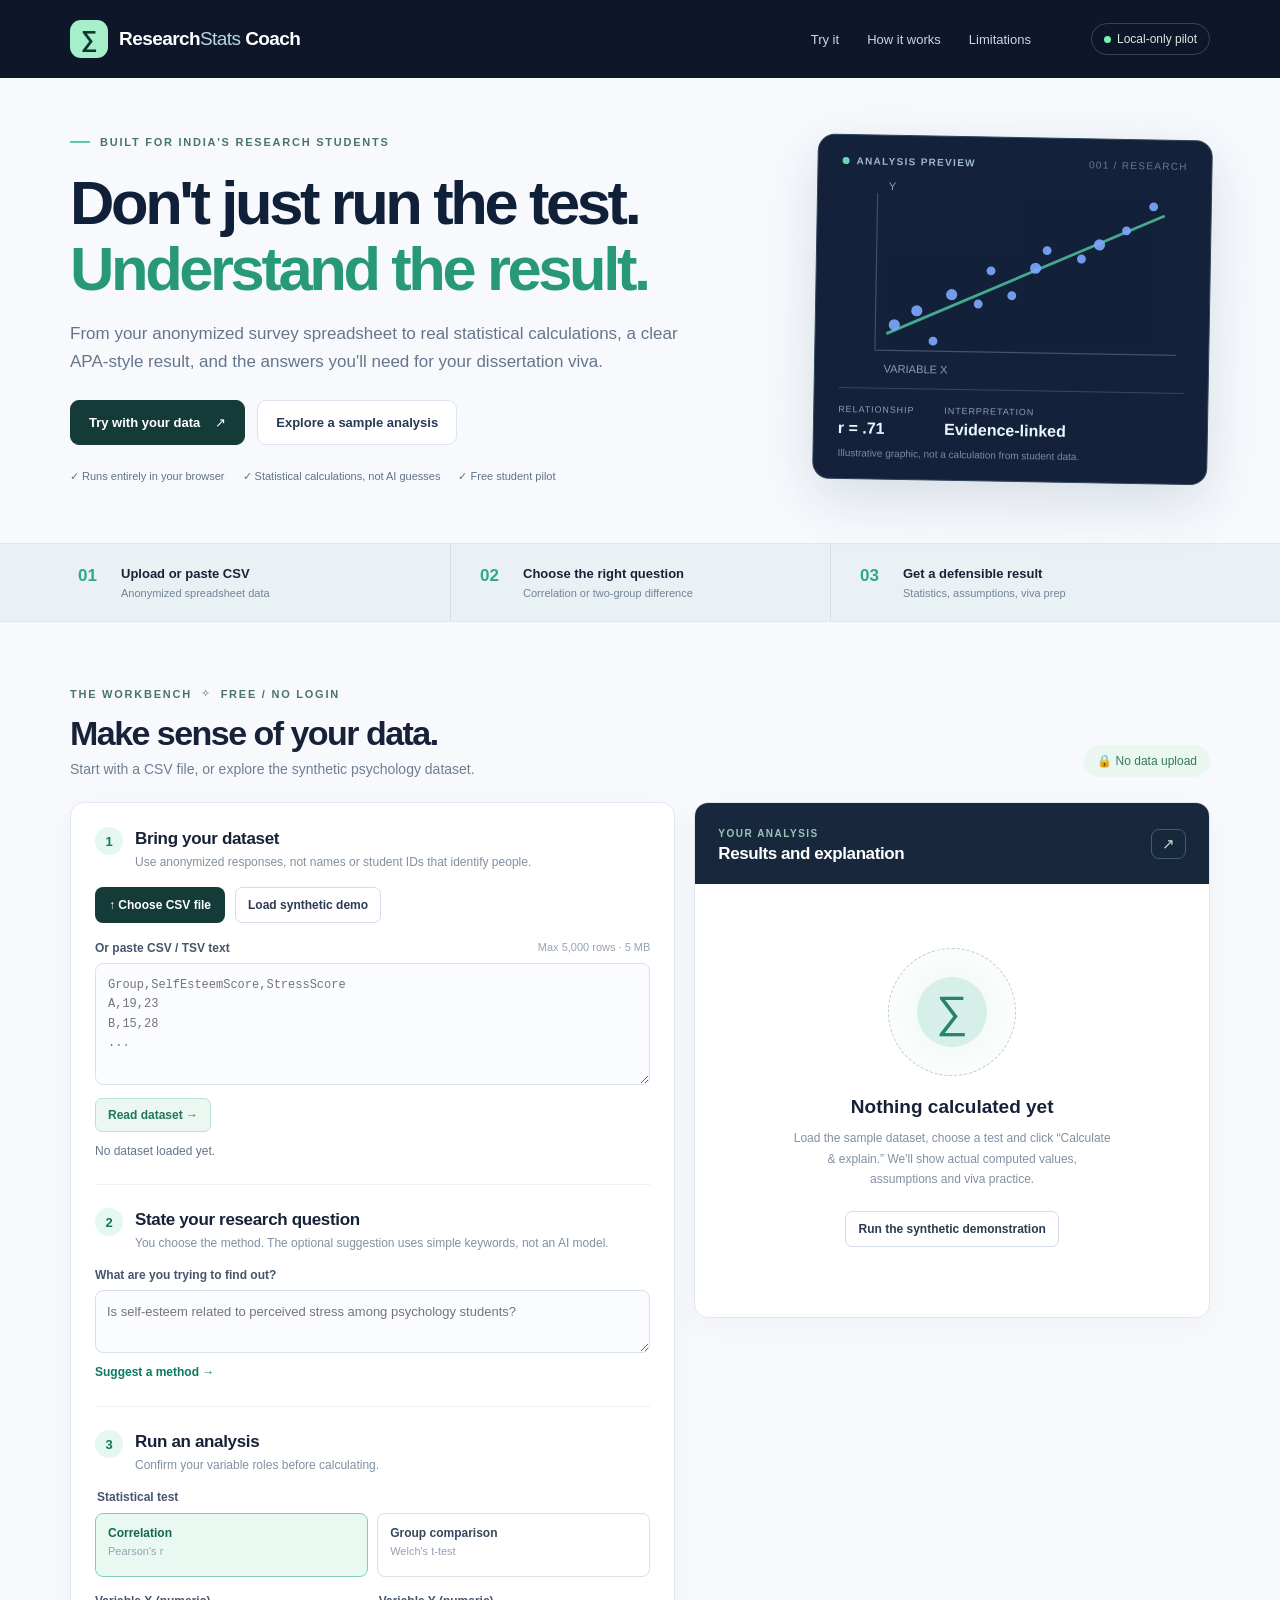
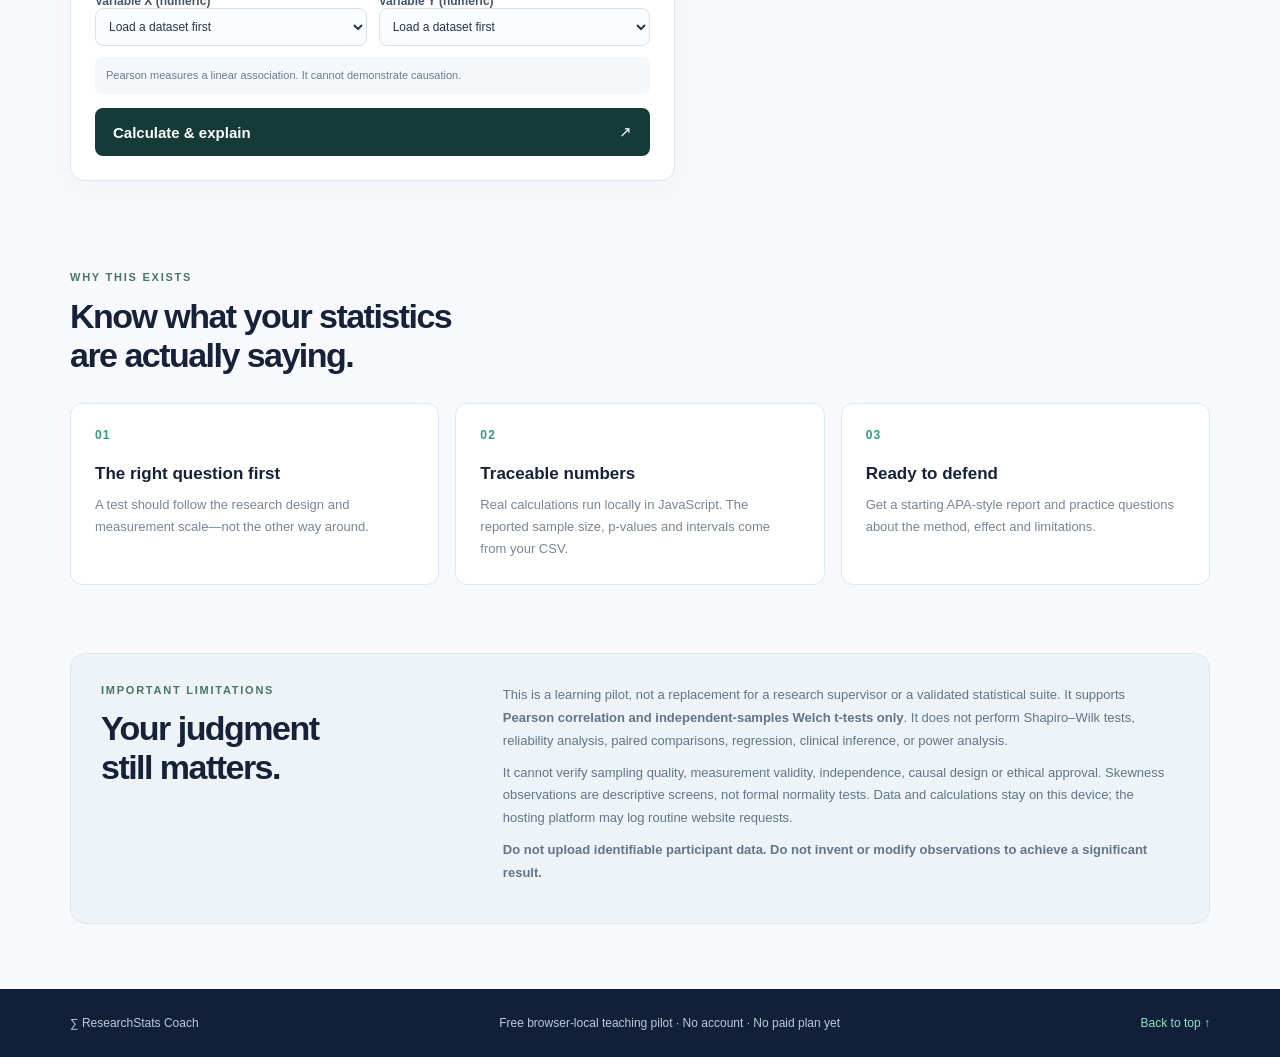
<file: index.html>
<!doctype html>
<html lang="en">
<head>
  <meta charset="utf-8" />
  <meta name="viewport" content="width=device-width,initial-scale=1" />
  <meta http-equiv="Content-Security-Policy" content="default-src 'self'; script-src 'self'; style-src 'self'; object-src 'none'; base-uri 'none'; connect-src 'none'; img-src 'self' data:" />
  <meta name="theme-color" content="#0e1729" />
  <meta name="description" content="Free browser-only statistical analysis coaching for Indian psychology students. Real Pearson correlations and Welch t-tests, explanations, APA reports and viva questions." />
  <title>Research Stats Coach — Understand and defend your statistics</title>
  <link rel="stylesheet" href="styles.css" />
  <script src="bundle.js" defer></script>
</head>
<body>
  <header class="site-header"><div class="width header-inner"><a href="#top" class="brand"><span class="brand-mark" aria-hidden="true">∑</span> <span>Research<span class="brand-light">Stats</span> Coach</span></a><nav aria-label="Primary"><a href="#workbench">Try it</a><a href="#learn">How it works</a><a href="#limits">Limitations</a></nav><span class="privacy-chip"><span class="status-dot"></span>Local-only pilot</span></div></header>
  <main id="top">
    <section class="hero width"><div class="hero-main"><div class="eyebrow"><span class="line"></span> BUILT FOR INDIA'S RESEARCH STUDENTS</div><h1>Don't just run the test.<br/><em>Understand the result.</em></h1><p class="lead">From your anonymized survey spreadsheet to real statistical calculations, a clear APA-style result, and the answers you'll need for your dissertation viva.</p><div class="hero-actions"><a href="#workbench" class="primary button">Try with your data <span aria-hidden="true">↗</span></a><button id="demoTop" class="button outline" type="button">Explore a sample analysis</button></div><div class="trust-strip"><span>✓ Runs entirely in your browser</span><span>✓ Statistical calculations, not AI guesses</span><span>✓ Free student pilot</span></div></div><div class="hero-art" aria-hidden="true"><div class="specimen-head"><span class="tiny-circle"></span> ANALYSIS PREVIEW <span class="specimen-id">001 / RESEARCH</span></div><div class="mini-plot"><svg viewBox="0 0 310 180" width="100%" role="presentation" aria-hidden="true"><path d="M32 13 V154 H302" fill="none" stroke="#728198" stroke-width="1" opacity=".5"/><path d="M42 139 L290 29" fill="none" stroke="#5ce2b4" stroke-width="2.5" opacity=".7"/><g fill="#7eaaff" opacity=".9"><circle cx="49" cy="131" r="5"/><circle cx="69" cy="118" r="5"/><circle cx="84" cy="145" r="4"/><circle cx="100" cy="103" r="5"/><circle cx="124" cy="111" r="4"/><circle cx="135" cy="81" r="4"/><circle cx="154" cy="103" r="4"/><circle cx="175" cy="78" r="5"/><circle cx="185" cy="62" r="4"/><circle cx="216" cy="69" r="4"/><circle cx="232" cy="56" r="5"/><circle cx="256" cy="43" r="4"/><circle cx="280" cy="21" r="4"/></g><text x="40" y="174" font-size="10" fill="#8d9aaf">VARIABLE X</text><text x="42" y="10" font-size="10" fill="#8d9aaf">Y</text></svg></div><div class="specimen-footer"><div><span>RELATIONSHIP</span><strong>r = .71</strong></div><div><span>INTERPRETATION</span><strong>Evidence-linked</strong></div></div><small>Illustrative graphic, not a calculation from student data.</small></div></section>
    <section class="value-bar"><div class="width value-grid"><div><span>01</span><strong>Upload or paste CSV</strong><small>Anonymized spreadsheet data</small></div><div><span>02</span><strong>Choose the right question</strong><small>Correlation or two-group difference</small></div><div><span>03</span><strong>Get a defensible result</strong><small>Statistics, assumptions, viva prep</small></div></div></section>
    <section class="workbench width" id="workbench"><div class="section-label">THE WORKBENCH <span>✧</span> FREE / NO LOGIN</div><div class="section-head"><div><h2>Make sense of your data.</h2><p>Start with a CSV file, or explore the synthetic psychology dataset.</p></div><span class="privacy-label">🔒 No data upload</span></div>
      <div class="workspace">
        <div class="form-panel">
          <div class="step-title"><span class="step-circle">1</span><div><h3>Bring your dataset</h3><p>Use anonymized responses, not names or student IDs that identify people.</p></div></div>
          <div class="file-row"><label for="upload" class="file-button">↑ Choose CSV file</label><input type="file" accept=".csv,.tsv,text/csv,text/tab-separated-values" id="upload"/><button class="secondary-small" type="button" id="loadDemo">Load synthetic demo</button></div>
          <div class="paste-caption"><label for="csvText">Or paste CSV / TSV text</label><span>Max 5,000 rows · 5 MB</span></div><textarea id="csvText" rows="5" spellcheck="false" placeholder="Group,SelfEsteemScore,StressScore&#10;A,19,23&#10;B,15,28&#10;..." aria-describedby="dataMessage"></textarea>
          <button id="parse" class="mini-button" type="button">Read dataset <span aria-hidden="true">→</span></button><div id="dataMessage" class="message" role="status" aria-live="polite">No dataset loaded yet.</div>
          <div id="datasetSummary" class="dataset-summary" hidden></div>
          <div class="panel-rule"></div>
          <div class="step-title"><span class="step-circle">2</span><div><h3>State your research question</h3><p>You choose the method. The optional suggestion uses simple keywords, not an AI model.</p></div></div>
          <label for="question" class="small-label">What are you trying to find out?</label><textarea id="question" rows="2" maxlength="700" placeholder="Is self-esteem related to perceived stress among psychology students?"></textarea><div class="question-actions"><button id="suggest" class="text-action" type="button">Suggest a method →</button><span id="suggestInfo" role="status" aria-live="polite"></span></div>
          <div class="panel-rule"></div>
          <div class="step-title"><span class="step-circle">3</span><div><h3>Run an analysis</h3><p>Confirm your variable roles before calculating.</p></div></div>
          <fieldset class="method-switch"><legend class="small-label">Statistical test</legend><label><input type="radio" name="method" value="pearson" checked/><span>Correlation <small>Pearson's r</small></span></label><label><input type="radio" name="method" value="welch"/><span>Group comparison <small>Welch's t-test</small></span></label></fieldset>
          <div class="selectors"><div class="input-group"><label for="var1" id="var1Label">Variable X (numeric)</label><select id="var1"><option value="">Load a dataset first</option></select></div><div class="input-group"><label for="var2" id="var2Label">Variable Y (numeric)</label><select id="var2"><option value="">Load a dataset first</option></select></div></div>
          <p class="method-warning" id="methodNote">Pearson measures a linear association. It cannot demonstrate causation.</p><button class="run-button" id="analyze" type="button">Calculate & explain <span aria-hidden="true">↗</span></button><div class="message error" id="analysisMessage" role="alert" hidden></div>
        </div>
        <section class="results-panel" aria-live="polite"><div class="result-top"><div><span class="result-kicker">YOUR ANALYSIS</span><h3>Results and explanation</h3></div><span class="result-icon">↗</span></div><div id="results"><div class="empty-state"><div class="empty-orbit"><div>∑</div></div><h4>Nothing calculated yet</h4><p>Load the sample dataset, choose a test and click “Calculate & explain.” We'll show actual computed values, assumptions and viva practice.</p><button class="secondary-small" type="button" id="demoEmpty">Run the synthetic demonstration</button></div></div></section>
      </div>
    </section>
    <section class="learn width" id="learn"><div class="section-label">WHY THIS EXISTS</div><h2>Know what your statistics<br/>are actually saying.</h2><div class="benefit-grid"><article><div class="benefit-icon">01</div><h3>The right question first</h3><p>A test should follow the research design and measurement scale—not the other way around.</p></article><article><div class="benefit-icon">02</div><h3>Traceable numbers</h3><p>Real calculations run locally in JavaScript. The reported sample size, p-values and intervals come from your CSV.</p></article><article><div class="benefit-icon">03</div><h3>Ready to defend</h3><p>Get a starting APA-style report and practice questions about the method, effect and limitations.</p></article></div></section>
    <section class="limits width" id="limits"><div><span class="section-label">IMPORTANT LIMITATIONS</span><h2>Your judgment<br/>still matters.</h2></div><div><p>This is a learning pilot, not a replacement for a research supervisor or a validated statistical suite. It supports <strong>Pearson correlation and independent-samples Welch t-tests only</strong>. It does not perform Shapiro–Wilk tests, reliability analysis, paired comparisons, regression, clinical inference, or power analysis.</p><p>It cannot verify sampling quality, measurement validity, independence, causal design or ethical approval. Skewness observations are descriptive screens, not formal normality tests. Data and calculations stay on this device; the hosting platform may log routine website requests.</p><p><strong>Do not upload identifiable participant data. Do not invent or modify observations to achieve a significant result.</strong></p></div></section>
  </main><footer class="footer"><div class="width foot-inner"><span>∑ ResearchStats Coach</span><span>Free browser-local teaching pilot · No account · No paid plan yet</span><a href="#top">Back to top ↑</a></div></footer>
</body></html>
</file>
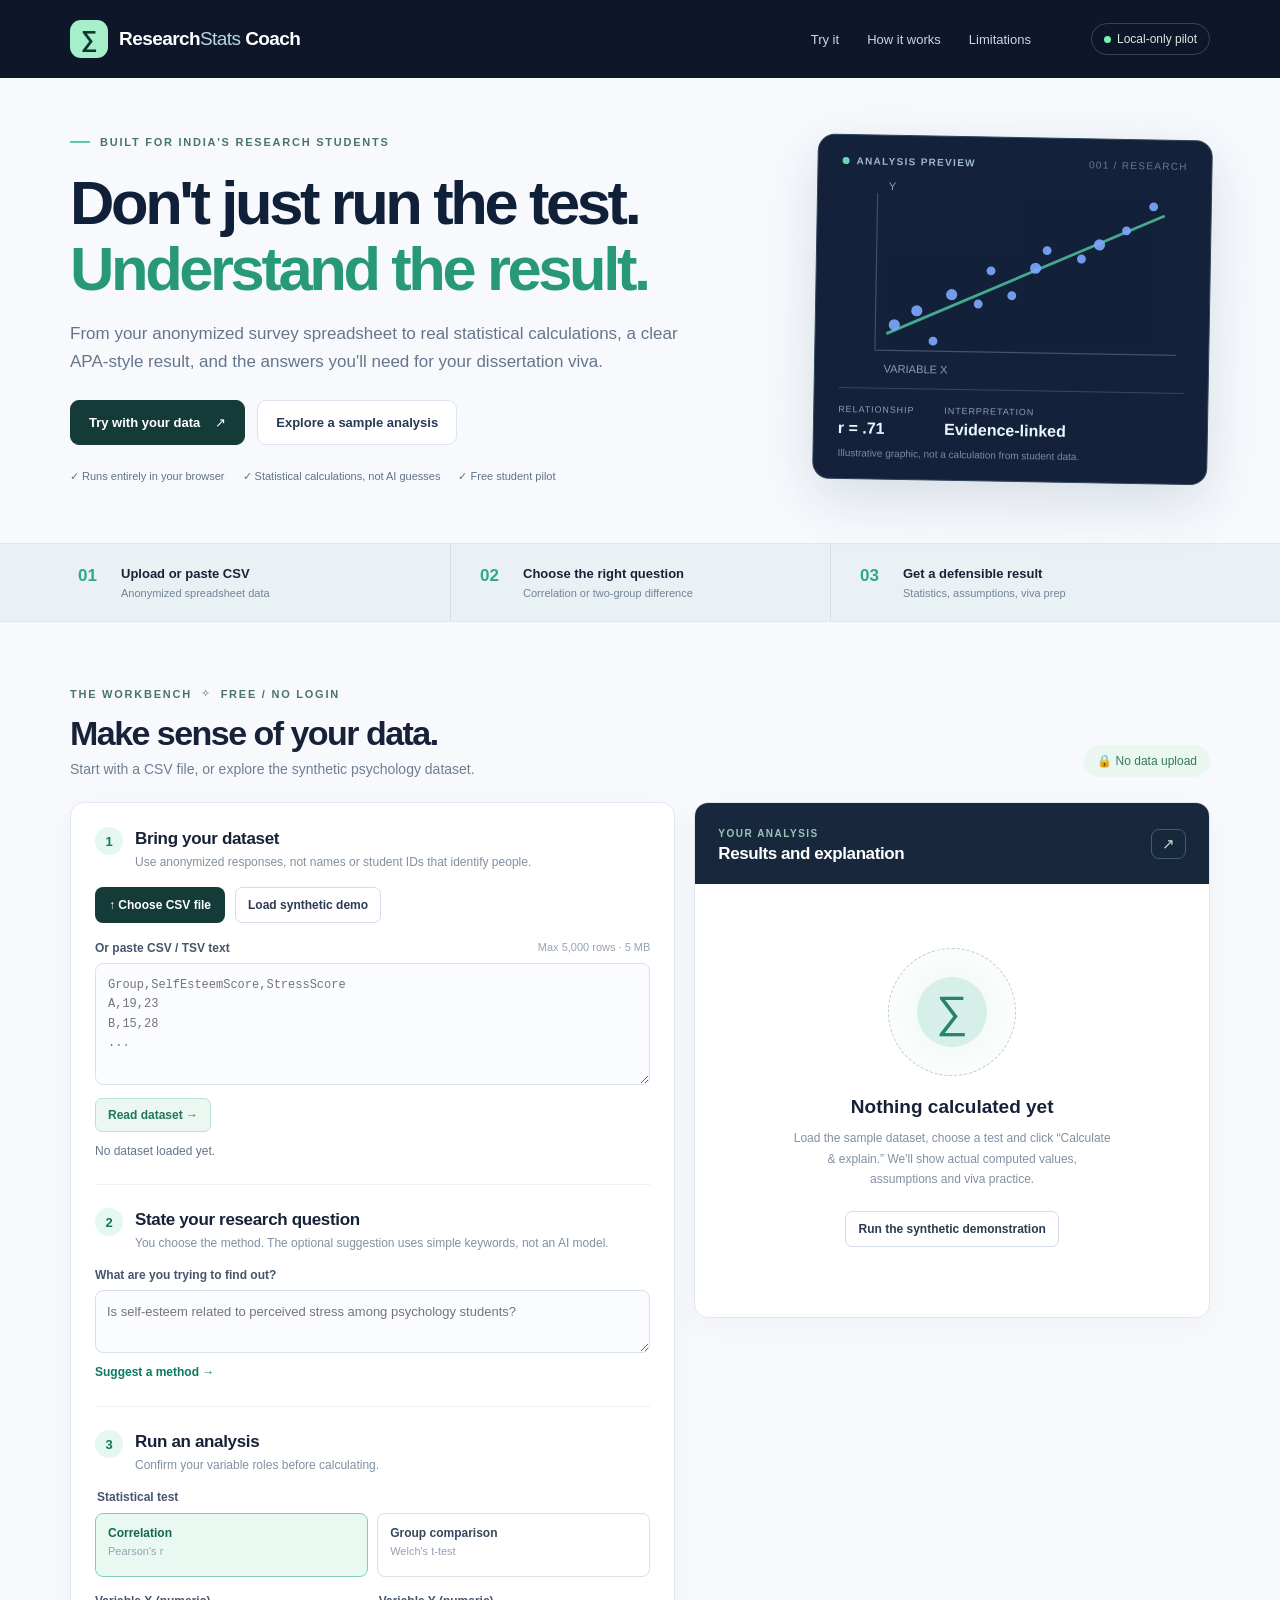
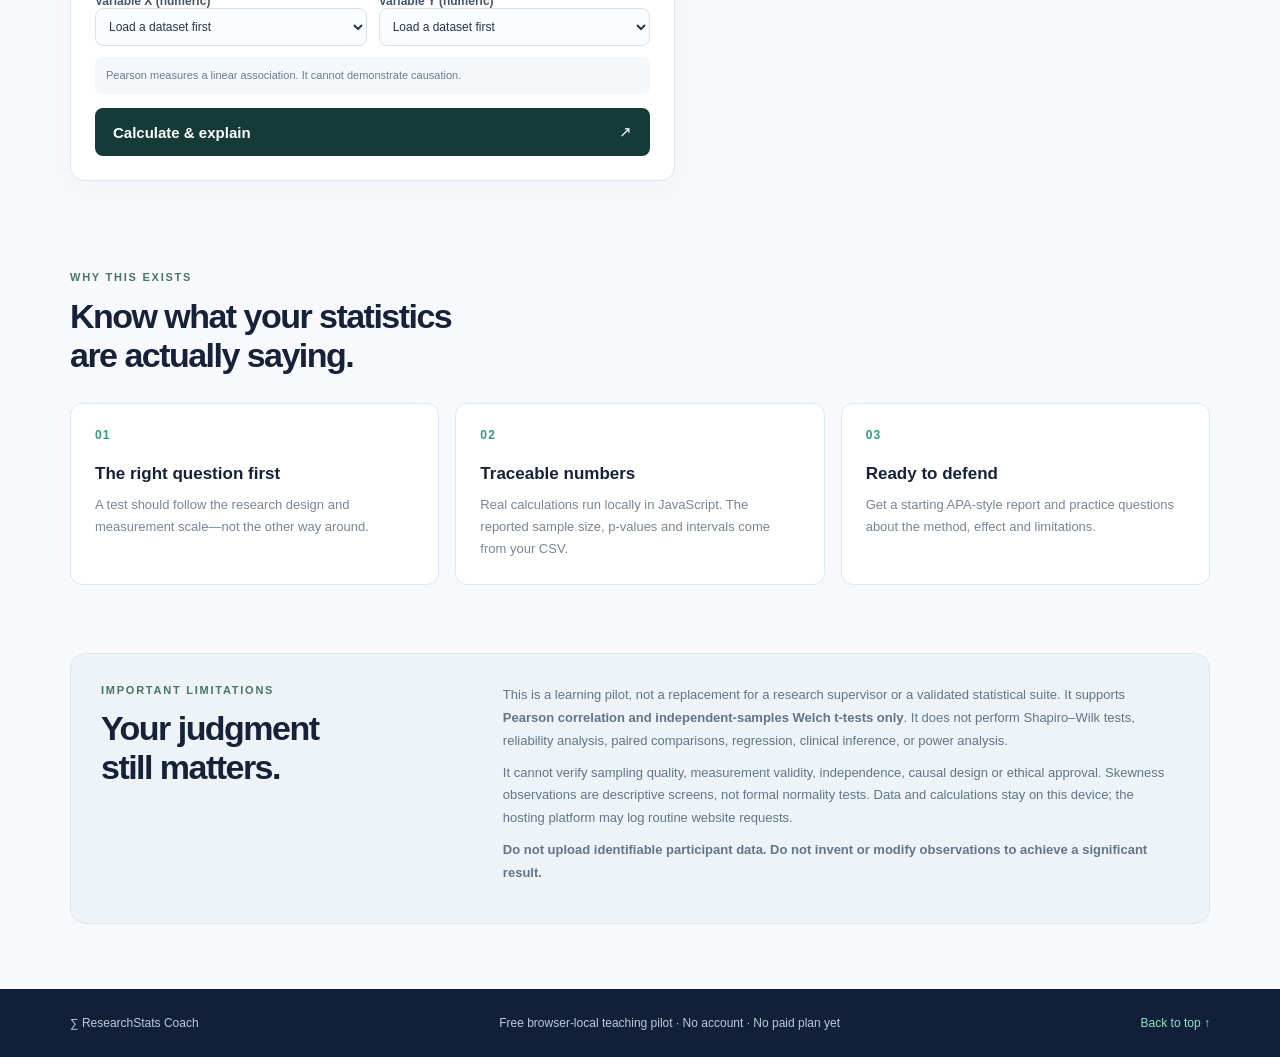
<file: standalone.html>
<!doctype html>
<html lang="en">
<head>
  <meta charset="utf-8" />
  <meta name="viewport" content="width=device-width,initial-scale=1" />
  <meta http-equiv="Content-Security-Policy" content="default-src 'self'; script-src 'unsafe-inline'; style-src 'unsafe-inline'; object-src 'none'; base-uri 'none'; connect-src 'none'; img-src 'self' data:" />
  <meta name="theme-color" content="#0e1729" />
  <meta name="description" content="Free browser-only statistical analysis coaching for Indian psychology students. Real Pearson correlations and Welch t-tests, explanations, APA reports and viva questions." />
  <title>Research Stats Coach — Understand and defend your statistics</title>
  <style>
:root{font-family:Inter,ui-sans-serif,-apple-system,BlinkMacSystemFont,'Segoe UI',sans-serif;color:#172238;background:#f7f9fd;font-size:15px;font-synthesis:none}*{box-sizing:border-box}html{scroll-behavior:smooth}body{margin:0}button,input,select,textarea{font:inherit}button{cursor:pointer}button:disabled{cursor:not-allowed;opacity:.58}.width{width:min(1140px,calc(100% - 56px));margin:0 auto}a{color:inherit;text-decoration:none}.site-header{height:78px;background:#0e1729;color:#fff}.header-inner{display:flex;align-items:center;gap:40px;height:100%}.brand{display:flex;align-items:center;gap:11px;font-weight:760;letter-spacing:-.03em;font-size:19px;white-space:nowrap}.brand-light{font-weight:450;color:#b8d5e9}.brand-mark{background:#a5f0ca;color:#10352c;font-size:23px;display:inline-flex;align-items:center;justify-content:center;border-radius:11px;width:38px;height:38px;font-weight:700}.site-header nav{display:flex;gap:28px;margin-left:auto;font-size:13px;color:#cbd6e6}.site-header nav a:hover{color:#a5f0ca}.privacy-chip{margin-left:20px;border:1px solid #34445b;padding:8px 12px;border-radius:99px;font-size:12px;white-space:nowrap;color:#d7e9e1}.status-dot{display:inline-block;width:7px;height:7px;background:#76f3b4;border-radius:50%;margin-right:6px}.hero{min-height:443px;display:grid;grid-template-columns:1.28fr .72fr;gap:42px;align-items:center;padding:58px 0 60px}.eyebrow,.section-label{font-size:11px;font-weight:800;letter-spacing:.16em;color:#497567}.eyebrow{display:flex;align-items:center;gap:10px}.line{height:2px;width:20px;background:#58cba3}.hero h1{font-size:clamp(38px,4.8vw,66px);letter-spacing:-.055em;line-height:1.075;margin:22px 0 18px;color:#112039}.hero h1 em{font-style:normal;color:#279977}.lead{font-size:17px;max-width:610px;line-height:1.65;color:#66758c;margin:0}.hero-actions{display:flex;flex-wrap:wrap;gap:12px;margin-top:24px}.button{display:inline-flex;align-items:center;justify-content:center;gap:15px;border-radius:9px;padding:14px 18px;font-weight:720;font-size:13px;border:1px solid #dce4ee}.button.primary{background:#143b37;color:white;border-color:#143b37}.button.primary:hover,.run-button:hover{background:#0e4c3f}.button.outline{background:white;color:#263a54}.trust-strip{display:flex;gap:18px;flex-wrap:wrap;margin-top:25px;color:#60728a;font-size:11px}.hero-art{background:#13223a;border-radius:17px;padding:20px 24px;box-shadow:0 18px 55px #1a405226;color:#eef7ff;transform:rotate(1deg);border:1px solid #31445e}.specimen-head{display:flex;align-items:center;gap:7px;font-weight:750;font-size:10px;letter-spacing:.13em;color:#9fb7c9}.tiny-circle{width:7px;height:7px;border-radius:50%;background:#63d9b3}.specimen-id{margin-left:auto;font-weight:500;color:#657a91}.mini-plot{margin:12px 0 6px}.specimen-footer{border-top:1px solid #37465e;padding-top:16px;display:flex;gap:30px}.specimen-footer div{display:flex;flex-direction:column;gap:5px}.specimen-footer span{font-size:9px;letter-spacing:.1em;color:#8c9eb0}.specimen-footer strong{font-size:16px}.hero-art small{font-size:10px;color:#778ca7;display:block;margin-top:10px}.value-bar{background:#eaf1f4;border-top:1px solid #dfe8ef;border-bottom:1px solid #e1e9ed}.value-grid{display:grid;grid-template-columns:repeat(3,1fr)}.value-grid>div{padding:22px 22px 22px 8px;display:grid;grid-template-columns:33px 1fr;column-gap:10px}.value-grid>div+div{border-left:1px solid #d6e0e7;padding-left:29px}.value-grid span{grid-row:1/3;color:#30a789;font-size:17px;font-weight:760}.value-grid strong{font-size:13px}.value-grid small{font-size:11px;color:#73829a;margin-top:6px}.workbench{padding:65px 0}.section-label{display:flex;align-items:center;gap:9px}.section-head{display:flex;justify-content:space-between;gap:14px;align-items:end;margin:14px 0 25px}.section-head h2,.learn h2,.limits h2{font-size:34px;letter-spacing:-.045em;margin:0 0 8px}.section-head p{color:#6f7e93;font-size:14px;margin:0}.privacy-label{font-size:12px;color:#39785f;background:#eaf7f0;padding:9px 13px;border-radius:99px;white-space:nowrap}.workspace{display:grid;grid-template-columns: minmax(0,1.08fr) minmax(0,.92fr);gap:19px;align-items:start}.form-panel,.results-panel{background:#fff;border:1px solid #dfe7f0;border-radius:14px;box-shadow:0 8px 35px #1b344309}.form-panel{padding:24px}.results-panel{overflow:hidden}.step-title{display:flex;gap:12px;align-items:start;margin-bottom:16px}.step-circle{display:flex;align-items:center;justify-content:center;width:28px;height:28px;flex:none;border-radius:100%;background:#e5f8ef;color:#16775b;font-weight:800;font-size:13px}.step-title h3{font-size:17px;letter-spacing:-.02em;margin:2px 0 4px}.step-title p{color:#8190a2;font-size:12px;line-height:1.5;margin:0}.file-row{display:flex;align-items:center;gap:10px;flex-wrap:wrap}.file-button{background:#143b37;color:#fff;padding:11px 14px;border-radius:8px;font-weight:720;font-size:12px;cursor:pointer}.file-button:hover{background:#0b5b48}#upload{position:absolute;width:1px;height:1px;overflow:hidden;opacity:0}.secondary-small{background:white;border:1px solid #d2dce8;color:#2d3b50;padding:10px 12px;border-radius:7px;font-size:12px;font-weight:690}.secondary-small:hover{background:#f3f8fc}.paste-caption{display:flex;justify-content:space-between;gap:8px;margin:18px 0 8px}.paste-caption label,.small-label,.input-group label{font-size:12px;color:#46566d;font-weight:780}.paste-caption span{font-size:11px;color:#98a4b4}textarea,select{border:1px solid #d6e1eb;outline:none;border-radius:8px;background:#fafcff;color:#2a364a}textarea:focus,select:focus{border-color:#40a48c;box-shadow:0 0 0 3px #d0f2e74d}#csvText{width:100%;padding:12px;resize:vertical;font-size:12px;font-family:ui-monospace,SFMono-Regular,Consolas,monospace;line-height:1.6}.mini-button{padding:9px 12px;background:#edf7f2;border:1px solid #b9e2d1;color:#1f785b;border-radius:7px;font-size:12px;font-weight:750;margin-top:10px}.mini-button:hover{background:#d9f5e7}.message{font-size:12px;line-height:1.5;color:#64758b;margin:10px 0 0;min-height:19px}.message.success{color:#20765d}.message.error{color:#ae3838;background:#fff3f2;border:1px solid #ffdedb;padding:9px;border-radius:6px}.dataset-summary{font-size:11px;margin-top:13px;background:#f1f7fa;border:1px solid #dce9ef;padding:13px;border-radius:9px}.dataset-summary strong{display:block;font-size:13px;color:#25536a}.columns-list{display:flex;gap:5px;flex-wrap:wrap;margin-top:9px}.columns-list span{padding:4px 6px;border-radius:4px;color:#3d526b;background:white;border:1px solid #dce7ee}.panel-rule{border-top:1px solid #edf1f4;margin:23px 0}.small-label{display:block;margin-bottom:8px}#question{display:block;width:100%;padding:11px;resize:vertical;line-height:1.5;font-size:13px}.question-actions{display:flex;gap:10px;align-items:center;flex-wrap:wrap;margin-top:8px}.text-action{background:transparent;border:0;color:#087a60;padding:4px 0;font-weight:720;font-size:12px}#suggestInfo{font-size:11px;color:#68768c}.method-switch{margin:0 0 14px;border:0;padding:0;display:grid;grid-template-columns:1fr 1fr;gap:9px}.method-switch legend{margin-bottom:9px}.method-switch label{position:relative;cursor:pointer}.method-switch input{position:absolute;opacity:0}.method-switch span{display:flex;flex-direction:column;padding:12px;border:1px solid #d6e1eb;border-radius:8px;font-size:12px;font-weight:790;gap:5px;color:#36485e;min-height:64px}.method-switch span small{font-size:11px;color:#95a3b2;font-weight:500}.method-switch input:checked+span{background:#e9f9f1;border-color:#80ceb4;color:#12694d}.method-switch input:focus-visible+span{outline:3px solid #40a48c}.selectors{display:grid;grid-template-columns:1fr 1fr;gap:12px}.input-group select{width:100%;padding:10px 9px;font-size:12px}.method-warning{background:#f4f8fa;padding:10px 11px;color:#6d7c90;font-size:11px;line-height:1.55;border-radius:7px}.run-button{width:100%;padding:15px 18px;border:0;border-radius:8px;background:#143b37;color:#fff;font-weight:760;display:flex;justify-content:space-between;align-items:center;margin-top:14px}.result-top{background:#17283d;color:white;padding:20px 23px;display:flex;justify-content:space-between;align-items:center}.result-kicker{font-size:10px;letter-spacing:.15em;font-weight:760;color:#9ac5b7}.result-top h3{margin:4px 0 0;font-size:17px;letter-spacing:-.025em}.result-icon{border:1px solid #425c72;border-radius:8px;color:#b8e2d3;padding:5px 10px}.empty-state{padding:64px 38px 70px;text-align:center}.empty-orbit{height:128px;width:128px;border-radius:50%;border:1px dashed #bdccd8;margin:0 auto 20px;display:flex;align-items:center;justify-content:center;background:radial-gradient(circle,#eef8f4,#fff)}.empty-orbit div{display:flex;width:70px;height:70px;align-items:center;justify-content:center;border-radius:50%;background:#d6efe8;color:#28836a;font-size:44px}.empty-state h4{font-size:19px;margin:10px 0}.empty-state p{font-size:12px;line-height:1.7;color:#8290a3;max-width:320px;margin:0 auto 22px}.result-body{padding:20px 22px}.demo-banner{background:#fff4d9;color:#88621b;border:1px solid #f2dfb0;border-radius:7px;padding:10px 11px;font-size:11px;font-weight:700;margin-bottom:15px}.result-pulse{display:grid;grid-template-columns:repeat(3,1fr);gap:8px}.result-number{background:#f2f8fa;padding:14px 9px;border-radius:8px;min-width:0}.result-number small{display:block;color:#748ba0;font-size:10px;letter-spacing:.05em;font-weight:760;text-transform:uppercase}.result-number strong{font-size:23px;letter-spacing:-.035em;display:block;color:#123f40;margin-top:6px;overflow-wrap:anywhere}.result-number i{font-style:normal;color:#8b9caf;font-size:11px}.plot-panel{border:1px solid #e1eaf0;border-radius:10px;margin-top:15px;padding:13px}.plot-panel h4,.subsection h4{font-size:13px;letter-spacing:-.01em;margin:2px 0 12px}.plot-panel svg{width:100%;height:auto;max-height:255px}.report-text{font-size:13px;line-height:1.76;color:#415469;background:#f6fafb;border-left:3px solid #5aaf92;padding:15px;border-radius:0 8px 8px 0}.subsection{border-top:1px solid #ecf1f5;margin-top:19px;padding-top:18px}.subsection ul{padding-left:19px;color:#63758a;font-size:12px;line-height:1.75}.subsection li+li{margin-top:5px}.viva-list{display:grid;gap:7px}.viva-list details{border:1px solid #e0e9ef;border-radius:7px;padding:11px 12px;font-size:12px}.viva-list summary{cursor:pointer;font-weight:700;color:#315268}.viva-list p{line-height:1.65;color:#66778a;margin:9px 0 0}.report-actions{display:flex;gap:8px;flex-wrap:wrap;margin-top:17px}.note-tiny{font-size:11px;line-height:1.5;color:#8290a3}.learn{padding:25px 0 68px}.learn h2{margin:14px 0 28px}.benefit-grid{display:grid;grid-template-columns:repeat(3,1fr);gap:16px}.benefit-grid article{border:1px solid #dfe7ef;background:white;padding:24px;border-radius:12px}.benefit-icon{color:#339a7c;font-size:12px;letter-spacing:.1em;font-weight:800}.benefit-grid h3{font-size:17px;margin:22px 0 10px}.benefit-grid p{color:#77869a;font-size:13px;line-height:1.7;margin:0}.limits{display:grid;grid-template-columns:.55fr 1fr;gap:30px;background:#edf3f6;border:1px solid #dce6eb;border-radius:15px;padding:30px;margin-bottom:65px}.limits h2{margin-top:13px}.limits p{font-size:13px;line-height:1.75;color:#62758a;margin:0 0 9px}.footer{background:#102039;color:#bbcad9;padding:27px 0}.foot-inner{display:flex;justify-content:space-between;align-items:center;gap:20px;flex-wrap:wrap;font-size:12px}.footer a{color:#90e3c3}@media(max-width:980px){.hero{gap:22px}.hero-art{transform:none}.workspace{grid-template-columns:1fr}.results-panel{min-height:390px}.empty-state{padding:45px}.site-header nav{display:none}}@media(max-width:650px){.width{width:calc(100% - 30px)}.site-header{height:68px}.header-inner{gap:8px}.brand{font-size:15px}.brand-mark{width:32px;height:32px}.privacy-chip{font-size:10px;margin-left:auto;padding:7px}.hero{display:flex;flex-direction:column;align-items:stretch;padding:38px 0 40px}.hero h1{font-size:41px}.lead{font-size:15px}.hero-art{width:100%;margin-top:10px}.trust-strip{gap:9px}.value-grid{grid-template-columns:1fr}.value-grid>div,.value-grid>div+div{padding:14px 8px;border-left:0;border-top:1px solid #d7e2ea}.workbench{padding:45px 0}.section-head{align-items:start;flex-direction:column}.section-head h2,.learn h2,.limits h2{font-size:28px}.form-panel{padding:17px}.selectors{grid-template-columns:1fr}.benefit-grid{grid-template-columns:1fr}.learn{padding-top:0}.limits{grid-template-columns:1fr;padding:20px}.result-pulse{grid-template-columns:1fr 1fr}.file-row{gap:7px}}/* v0.2: interpretation and clear distinction between data screening and study design */
.result-pulse{grid-template-columns:repeat(2,minmax(0,1fr))}
.interpretation-panel{margin-top:16px;padding:17px 17px 14px;background:#f0f8f4;border:1px solid #c8e3d6;border-radius:10px}
.interpretation-eyebrow{font-size:10px;letter-spacing:.1em;font-weight:800;color:#276a53}
.interpretation-panel h4{font-size:17px;letter-spacing:-.02em;margin:8px 0 9px;color:#143d30;line-height:1.4}
.interpretation-summary{line-height:1.65;font-size:13px;color:#29483c;margin:0 0 11px}
.interpretation-effect{line-height:1.65;font-size:12px;color:#234b3c;margin:0 0 9px;padding:11px;background:#fff;border-radius:7px}
.interpretation-caution{line-height:1.55;font-size:11px;color:#526f64;margin:0}
.checks-intro{font-size:12px;line-height:1.6;color:#556779;margin:0 0 13px}
.assumption-list{display:grid;gap:8px}
.assumption-item{border:1px solid #e0e7ee;border-radius:8px;padding:11px 12px;background:#fcfdff}
.assumption-head{display:flex;justify-content:space-between;align-items:start;gap:8px;flex-wrap:wrap}
.assumption-head strong{font-size:12px;color:#24384d}
.assumption-status{font-size:10px;padding:4px 7px;border-radius:5px;font-weight:700;white-space:nowrap;background:#edf2f7;color:#556780}
.assumption-status.inspect{background:#fff0dc;color:#985917}
.assumption-status.observed{background:#e7f4ef;color:#226b55}
.assumption-item p{font-size:11px;line-height:1.6;color:#5d6e81;margin:7px 0 0}
.extra-notes{font-size:12px;color:#50637c;margin-top:13px}
.extra-notes summary{cursor:pointer;font-weight:700}
.extra-notes li{line-height:1.65;margin:6px 0}
@media(max-width:640px){.interpretation-panel{padding:14px}.result-number strong{font-size:21px}.result-pulse{grid-template-columns:repeat(2,minmax(0,1fr))}}

</style>
</head>
<body>
  <header class="site-header"><div class="width header-inner"><a href="#top" class="brand"><span class="brand-mark" aria-hidden="true">∑</span> <span>Research<span class="brand-light">Stats</span> Coach</span></a><nav aria-label="Primary"><a href="#workbench">Try it</a><a href="#learn">How it works</a><a href="#limits">Limitations</a></nav><span class="privacy-chip"><span class="status-dot"></span>Local-only pilot</span></div></header>
  <main id="top">
    <section class="hero width"><div class="hero-main"><div class="eyebrow"><span class="line"></span> BUILT FOR INDIA'S RESEARCH STUDENTS</div><h1>Don't just run the test.<br/><em>Understand the result.</em></h1><p class="lead">From your anonymized survey spreadsheet to real statistical calculations, a clear APA-style result, and the answers you'll need for your dissertation viva.</p><div class="hero-actions"><a href="#workbench" class="primary button">Try with your data <span aria-hidden="true">↗</span></a><button id="demoTop" class="button outline" type="button">Explore a sample analysis</button></div><div class="trust-strip"><span>✓ Runs entirely in your browser</span><span>✓ Statistical calculations, not AI guesses</span><span>✓ Free student pilot</span></div></div><div class="hero-art" aria-hidden="true"><div class="specimen-head"><span class="tiny-circle"></span> ANALYSIS PREVIEW <span class="specimen-id">001 / RESEARCH</span></div><div class="mini-plot"><svg viewBox="0 0 310 180" width="100%" role="presentation" aria-hidden="true"><path d="M32 13 V154 H302" fill="none" stroke="#728198" stroke-width="1" opacity=".5"/><path d="M42 139 L290 29" fill="none" stroke="#5ce2b4" stroke-width="2.5" opacity=".7"/><g fill="#7eaaff" opacity=".9"><circle cx="49" cy="131" r="5"/><circle cx="69" cy="118" r="5"/><circle cx="84" cy="145" r="4"/><circle cx="100" cy="103" r="5"/><circle cx="124" cy="111" r="4"/><circle cx="135" cy="81" r="4"/><circle cx="154" cy="103" r="4"/><circle cx="175" cy="78" r="5"/><circle cx="185" cy="62" r="4"/><circle cx="216" cy="69" r="4"/><circle cx="232" cy="56" r="5"/><circle cx="256" cy="43" r="4"/><circle cx="280" cy="21" r="4"/></g><text x="40" y="174" font-size="10" fill="#8d9aaf">VARIABLE X</text><text x="42" y="10" font-size="10" fill="#8d9aaf">Y</text></svg></div><div class="specimen-footer"><div><span>RELATIONSHIP</span><strong>r = .71</strong></div><div><span>INTERPRETATION</span><strong>Evidence-linked</strong></div></div><small>Illustrative graphic, not a calculation from student data.</small></div></section>
    <section class="value-bar"><div class="width value-grid"><div><span>01</span><strong>Upload or paste CSV</strong><small>Anonymized spreadsheet data</small></div><div><span>02</span><strong>Choose the right question</strong><small>Correlation or two-group difference</small></div><div><span>03</span><strong>Get a defensible result</strong><small>Statistics, assumptions, viva prep</small></div></div></section>
    <section class="workbench width" id="workbench"><div class="section-label">THE WORKBENCH <span>✧</span> FREE / NO LOGIN</div><div class="section-head"><div><h2>Make sense of your data.</h2><p>Start with a CSV file, or explore the synthetic psychology dataset.</p></div><span class="privacy-label">🔒 No data upload</span></div>
      <div class="workspace">
        <div class="form-panel">
          <div class="step-title"><span class="step-circle">1</span><div><h3>Bring your dataset</h3><p>Use anonymized responses, not names or student IDs that identify people.</p></div></div>
          <div class="file-row"><label for="upload" class="file-button">↑ Choose CSV file</label><input type="file" accept=".csv,.tsv,text/csv,text/tab-separated-values" id="upload"/><button class="secondary-small" type="button" id="loadDemo">Load synthetic demo</button></div>
          <div class="paste-caption"><label for="csvText">Or paste CSV / TSV text</label><span>Max 5,000 rows · 5 MB</span></div><textarea id="csvText" rows="5" spellcheck="false" placeholder="Group,SelfEsteemScore,StressScore&#10;A,19,23&#10;B,15,28&#10;..." aria-describedby="dataMessage"></textarea>
          <button id="parse" class="mini-button" type="button">Read dataset <span aria-hidden="true">→</span></button><div id="dataMessage" class="message" role="status" aria-live="polite">No dataset loaded yet.</div>
          <div id="datasetSummary" class="dataset-summary" hidden></div>
          <div class="panel-rule"></div>
          <div class="step-title"><span class="step-circle">2</span><div><h3>State your research question</h3><p>You choose the method. The optional suggestion uses simple keywords, not an AI model.</p></div></div>
          <label for="question" class="small-label">What are you trying to find out?</label><textarea id="question" rows="2" maxlength="700" placeholder="Is self-esteem related to perceived stress among psychology students?"></textarea><div class="question-actions"><button id="suggest" class="text-action" type="button">Suggest a method →</button><span id="suggestInfo" role="status" aria-live="polite"></span></div>
          <div class="panel-rule"></div>
          <div class="step-title"><span class="step-circle">3</span><div><h3>Run an analysis</h3><p>Confirm your variable roles before calculating.</p></div></div>
          <fieldset class="method-switch"><legend class="small-label">Statistical test</legend><label><input type="radio" name="method" value="pearson" checked/><span>Correlation <small>Pearson's r</small></span></label><label><input type="radio" name="method" value="welch"/><span>Group comparison <small>Welch's t-test</small></span></label></fieldset>
          <div class="selectors"><div class="input-group"><label for="var1" id="var1Label">Variable X (numeric)</label><select id="var1"><option value="">Load a dataset first</option></select></div><div class="input-group"><label for="var2" id="var2Label">Variable Y (numeric)</label><select id="var2"><option value="">Load a dataset first</option></select></div></div>
          <p class="method-warning" id="methodNote">Pearson measures a linear association. It cannot demonstrate causation.</p><button class="run-button" id="analyze" type="button">Calculate & explain <span aria-hidden="true">↗</span></button><div class="message error" id="analysisMessage" role="alert" hidden></div>
        </div>
        <section class="results-panel" aria-live="polite"><div class="result-top"><div><span class="result-kicker">YOUR ANALYSIS</span><h3>Results and explanation</h3></div><span class="result-icon">↗</span></div><div id="results"><div class="empty-state"><div class="empty-orbit"><div>∑</div></div><h4>Nothing calculated yet</h4><p>Load the sample dataset, choose a test and click “Calculate & explain.” We'll show actual computed values, assumptions and viva practice.</p><button class="secondary-small" type="button" id="demoEmpty">Run the synthetic demonstration</button></div></div></section>
      </div>
    </section>
    <section class="learn width" id="learn"><div class="section-label">WHY THIS EXISTS</div><h2>Know what your statistics<br/>are actually saying.</h2><div class="benefit-grid"><article><div class="benefit-icon">01</div><h3>The right question first</h3><p>A test should follow the research design and measurement scale—not the other way around.</p></article><article><div class="benefit-icon">02</div><h3>Traceable numbers</h3><p>Real calculations run locally in JavaScript. The reported sample size, p-values and intervals come from your CSV.</p></article><article><div class="benefit-icon">03</div><h3>Ready to defend</h3><p>Get a starting APA-style report and practice questions about the method, effect and limitations.</p></article></div></section>
    <section class="limits width" id="limits"><div><span class="section-label">IMPORTANT LIMITATIONS</span><h2>Your judgment<br/>still matters.</h2></div><div><p>This is a learning pilot, not a replacement for a research supervisor or a validated statistical suite. It supports <strong>Pearson correlation and independent-samples Welch t-tests only</strong>. It does not perform Shapiro–Wilk tests, reliability analysis, paired comparisons, regression, clinical inference, or power analysis.</p><p>It cannot verify sampling quality, measurement validity, independence, causal design or ethical approval. Skewness observations are descriptive screens, not formal normality tests. Data and calculations stay on this device; the hosting platform may log routine website requests.</p><p><strong>Do not upload identifiable participant data. Do not invent or modify observations to achieve a significant result.</strong></p></div></section>
  </main><footer class="footer"><div class="width foot-inner"><span>∑ ResearchStats Coach</span><span>Free browser-local teaching pilot · No account · No paid plan yet</span><a href="#top">Back to top ↑</a></div></footer>
<script>
/* Research Stats Coach. Dependency-free numerical analysis; no model-generated numerical results. */
(function (root, factory) {
  const API = factory();
  if (typeof module !== 'undefined' && module.exports) module.exports = API;
  root.StatsCoach = API;
})(typeof globalThis !== 'undefined' ? globalThis : this, function () {
  'use strict';
  const NA = new Set(['', 'na', 'n/a', 'nan', 'null', '.', 'missing', 'undefined']);
  const missing = (v) => v == null || NA.has(String(v).trim().toLowerCase());
  function numeric(v) {
    if (missing(v)) return null;
    const s = String(v).trim();
    if (!/^[+-]?(?:\d+(?:\.\d*)?|\.\d+)(?:[eE][+-]?\d+)?$/.test(s)) return null;
    const n = Number(s);
    return Number.isFinite(n) ? n : null;
  }
  function csvParse(text, delimiter) {
    if (typeof text !== 'string' || !text.trim()) throw new Error('Please paste or upload a CSV file.');
    text = text.replace(/^\uFEFF/, '');
    if (!delimiter) {
      const line = text.split(/\r?\n/, 1)[0];
      const scores = [',', '\t', ';'].map(d => [d, (line.match(new RegExp(d === '\t' ? '\\t' : d, 'g')) || []).length]);
      scores.sort((a,b)=>b[1]-a[1]);
      delimiter = scores[0][1] > 0 ? scores[0][0] : ',';
    }
    const rows = []; let fields = [], cell = '', quoted = false;
    for (let i = 0; i < text.length; i++) {
      const ch = text[i];
      if (ch === '"') {
        if (quoted && text[i+1] === '"') { cell += '"'; i++; }
        else if (quoted) quoted = false;
        else if (cell.length === 0) quoted = true;
        else cell += ch;
      } else if (ch === delimiter && !quoted) { fields.push(cell); cell = ''; }
      else if ((ch === '\n' || ch === '\r') && !quoted) {
        if (ch === '\r' && text[i+1] === '\n') i++;
        fields.push(cell); cell = '';
        if (fields.some(x=>x.trim() !== '')) rows.push(fields);
        fields = [];
        if (rows.length > 5001) throw new Error('Pilot limit: 5,000 data rows.');
      } else cell += ch;
    }
    if (quoted) throw new Error('CSV contains an unclosed quoted cell.');
    fields.push(cell); if (fields.some(x=>x.trim() !== '')) rows.push(fields);
    if (rows.length < 2) throw new Error('CSV needs one header row and at least one data row.');
    const headers = rows.shift().map(s=>s.trim());
    if (headers.length > 120) throw new Error('Pilot limit: 120 columns.');
    if (headers.some(h=>!h)) throw new Error('Every CSV column needs a name.');
    if (new Set(headers).size !== headers.length) throw new Error('Duplicate CSV column names must be renamed.');
    if (rows.some(r=>r.length !== headers.length)) throw new Error('Some CSV rows have a different number of cells than the header. Check quotes or delimiters.');
    return {headers, rows: rows.map(r => Object.fromEntries(headers.map((h,i)=>[h,r[i].trim()]))) };
  }
  function summarizeColumns(data) {
    return data.headers.map(name=>{
      const values = data.rows.map(r=>r[name]).filter(v=>!missing(v));
      const numbers = values.map(numeric).filter(v=>v!==null);
      const unique = [...new Set(values)];
      const type = values.length && numbers.length===values.length ? 'numeric' : 'category';
      return {name,type,valid:values.length,missing:data.rows.length-values.length,unique:unique.length, levels:type==='category'?unique.slice(0,15):[]};
    });
  }
  function mean(x) { return x.reduce((a,b)=>a+b,0)/x.length; }
  function sampleVar(x) { if(x.length < 2) return NaN; const m=mean(x); return x.reduce((s,v)=>s+(v-m)**2,0)/(x.length-1); }
  function sd(x) {return Math.sqrt(sampleVar(x));}
  // Lanczos approximation (g=7) and continued fraction for regularized incomplete beta.
  const coefficients = [0.99999999999980993,676.5203681218851,-1259.1392167224028,771.32342877765313,-176.61502916214059,12.507343278686905,-0.13857109526572012,9.9843695780195716e-6,1.5056327351493116e-7];
  function logGamma(z) {
    if (z < 0.5) return Math.log(Math.PI)-Math.log(Math.sin(Math.PI*z))-logGamma(1-z);
    z-=1;let x=coefficients[0];for(let i=1;i<coefficients.length;i++)x+=coefficients[i]/(z+i);
    const t=z+7.5;return 0.5*Math.log(2*Math.PI)+(z+0.5)*Math.log(t)-t+Math.log(x);
  }
  function betaCF(a,b,x) {
    const maxIter=300,eps=3e-14,fpmin=1e-300;
    let c=1,d=1-(a+b)*x/(a+1);
    if(Math.abs(d)<fpmin)d=fpmin;d=1/d;let h=d;
    for(let m=1;m<=maxIter;m++){
      const m2=2*m;let aa=m*(b-m)*x/((a+m2-1)*(a+m2));
      d=1+aa*d;if(Math.abs(d)<fpmin)d=fpmin;c=1+aa/c;if(Math.abs(c)<fpmin)c=fpmin;d=1/d;h*=d*c;
      aa=-(a+m)*(a+b+m)*x/((a+m2)*(a+m2+1));
      d=1+aa*d;if(Math.abs(d)<fpmin)d=fpmin;c=1+aa/c;if(Math.abs(c)<fpmin)c=fpmin;d=1/d;
      const change=d*c;h*=change;
      if(Math.abs(change-1)<eps) break;
    }
    return h;
  }
  function regBeta(x,a,b) {
    if (!(a>0 && b>0) || x<0 || x>1) return NaN;
    if (x===0) return 0;if(x===1) return 1;
    const bt=Math.exp(logGamma(a+b)-logGamma(a)-logGamma(b)+a*Math.log(x)+b*Math.log1p(-x));
    return x<(a+1)/(a+b+2) ? bt*betaCF(a,b,x)/a : 1-bt*betaCF(b,a,1-x)/b;
  }
  function twoSidedP(t,df) {
    if(df <= 0 || !Number.isFinite(df))return NaN;
    if(!Number.isFinite(t))return t===Infinity || t===-Infinity ? 0 : NaN;
    const y = df/(df+t*t);
    return Math.max(0,Math.min(1,regBeta(y,df/2,0.5)));
  }
  function tCritical(df,alpha=0.05) {
    let lo=0,hi=1;
    while(twoSidedP(hi,df)>alpha && hi<1e20)hi*=2;
    for(let i=0;i<90;i++){const mid=(lo+hi)/2;if(twoSidedP(mid,df)>alpha)lo=mid;else hi=mid;}
    return (lo+hi)/2;
  }
  function diagnosticSkew(values){
    if(values.length<4)return null;
    const mu=mean(values);const s=sd(values);if(!s)return null;
    const n=values.length;const m3=values.reduce((p,x)=>p+Math.pow((x-mu)/s,3),0);
    return (n/((n-1)*(n-2)))*m3; // adjusted Fisher skewness using sample SD
  }
  function quantile(sorted, fraction) {
    const position=(sorted.length-1)*fraction, low=Math.floor(position), high=Math.ceil(position);
    return sorted[low]+(sorted[high]-sorted[low])*(position-low);
  }
  // Exploratory screening, NOT an assumption-validation test.
  function outlierCount(values) {
    if(values.length<8)return null;
    const sorted=[...values].sort((a,b)=>a-b),q1=quantile(sorted,.25),q3=quantile(sorted,.75),iqr=q3-q1;
    if(!(iqr>0))return null;
    return values.filter(v=>v<q1-1.5*iqr||v>q3+1.5*iqr).length;
  }
  function roughMagnitude(value,kind) {
    const v=Math.abs(value);
    // Context-dependent teaching conventions; never clinical or substantive cutoffs.
    if(kind==='r')return v<.1?'near zero':v<.3?'small':v<.5?'moderate':'large';
    return v<.2?'near zero':v<.5?'small':v<.8?'moderate':'large';
  }
  function sharedPercent(rSquared) {
    const percent=100*rSquared;
    if(percent<.001)return '< 0.001%';
    if(percent<.01)return percent.toFixed(3)+'%';
    if(percent<.1)return percent.toFixed(2)+'%';
    return percent.toFixed(1)+'%';
  }
  function plainConclusion(r) {
    const significant=r.p<.05;
    if(r.method==='pearson'){
      const size=roughMagnitude(r.r,'r'),direction=r.r>=0?'positive':'negative';
      return {
        heading:significant?'Evidence of a linear association':'Insufficient evidence of a linear association',
        summary:`${size==='near zero'?'The observed linear relationship is close to zero.':`The sample shows a ${size} ${direction} linear relationship between ${r.x} and ${r.y}.`} ${significant?'At the conventional 5% threshold, the data provide evidence against zero population correlation.':'At the conventional 5% threshold, the data do not provide enough evidence against zero population correlation.'} This does not prove ${significant?'causation':'there is no relationship'}.`,
        effect:`Pearson’s r = ${fmtStat(r.r)} is already an effect-size estimate. In this sample r² corresponds to ${sharedPercent(r.rSquared)} shared linear variation, not a causal attribution.`,
        caution:'The conventional effect-size labels are only rough guides. Use the confidence interval, measurement scale and research context before deciding what matters.'
      };
    }
    const [a,b]=r.groups, winner=r.diff>0?a.name:r.diff<0?b.name:null;
    return {
      heading:significant?'Evidence of a difference between groups':'Insufficient evidence of a difference between groups',
      summary:`${winner?`${winner} has the higher sample mean. The estimated difference (${a.name} − ${b.name}) is ${fmtStat(r.diff)} points.`:'The sample group means are equal.'} ${significant?'At the conventional 5% threshold, the data provide evidence against equal population means.':'At the conventional 5% threshold, the data do not provide enough evidence against equal population means.'} This does not prove ${significant?'a causal effect':'the groups are equivalent'}.`,
      effect:`Hedges’ g = ${fmtStat(r.hedgesG)} (${roughMagnitude(r.hedgesG,'g')} by a rough teaching convention). It expresses the difference in pooled SD units with small-sample correction.`,
      caution:'Because Welch allows unequal group variances, a pooled-SD effect size may not be ideal if the dispersions differ. Also examine the raw mean difference, interval, and construct meaning.'
    };
  }
  function assumptionChecks(r) {
    const checks=[{status:r.excluded?'inspect':'observed',label:'Missing data',detail:`${r.n} complete observations; ${r.excluded} excluded for missing selected values. This is a count, not proof that missingness is harmless.`}];
    if(r.method==='pearson'){
      const X=r.points.map(p=>p.x),Y=r.points.map(p=>p.y), outX=outlierCount(X),outY=outlierCount(Y), skewX=diagnosticSkew(X),skewY=diagnosticSkew(Y);
      checks.push({status:(outX||outY)?'inspect':'observed',label:'Outlier screening (descriptive)',detail:(outX||outY)?`Tukey IQR fences flag ${outX||0} values in ${r.x} and ${outY||0} values in ${r.y} for inspection.`:'No marginal Tukey IQR flags found (or data too limited to screen). Influential paired observations may still exist.'});
      checks.push({status:[skewX,skewY].some(v=>v!==null&&Math.abs(v)>1)?'inspect':'observed',label:'Skew screening (descriptive)',detail:[skewX,skewY].some(v=>v!==null&&Math.abs(v)>1)?'At least one variable has |adjusted skew| > 1. Inspect distributions; this is not a formal normality test.':'No strong marginal skew flagged by the |skew| > 1 heuristic. Bivariate normality is not established.'});
      checks.push({status:'review',label:'Linearity and influential cases',detail:'Inspect the scatterplot for curvature, clusters, influential points and nonconstant spread. This is not established automatically.'});
      checks.push({status:'review',label:'Independence and valid measurement',detail:'Confirm that rows represent independent units, variables represent meaningful quantitative scales, and the sampling process is appropriate.'});
    }else{
      const [a,b]=r.groups,outA=outlierCount(a.values),outB=outlierCount(b.values),skewA=diagnosticSkew(a.values),skewB=diagnosticSkew(b.values);
      checks.push({status:Math.min(a.n,b.n)<15?'inspect':'observed',label:'Group sizes',detail:`${a.name}: ${a.n}; ${b.name}: ${b.n}. ${Math.min(a.n,b.n)<15?'At least one group has fewer than 15 observations; examine robustness carefully.':'Both groups have at least 15 observations; this alone cannot validate the test.'}`});
      checks.push({status:(outA||outB)?'inspect':'observed',label:'Outlier screening (descriptive)',detail:(outA||outB)?`IQR fences flag ${outA||0} values in ${a.name} and ${outB||0} in ${b.name} for inspection.`:'No marginal Tukey IQR flags found (or data too limited to screen). Inspect the dot plot regardless.'});
      checks.push({status:[skewA,skewB].some(v=>v!==null&&Math.abs(v)>1)?'inspect':'observed',label:'Skew screening (descriptive)',detail:[skewA,skewB].some(v=>v!==null&&Math.abs(v)>1)?'At least one group has |adjusted skew| > 1; check sensitivity. This is not a formal normality test.':'No strong skew flagged by the |skew| > 1 heuristic. Formal normality is not established.'});
      checks.push({status:'review',label:'Independent groups, not paired',detail:'Confirm participants are not repeated across the two groups. Before/after measurements on the same people require a paired approach.'});
      checks.push({status:'review',label:'Study design and practical interpretation',detail:'Confirm scale validity, sampling, confounders and any causal claims. Welch allows unequal variance, but pooled-SD Hedges’ g needs context.'});
    }
    return checks;
  }
  function pearson(data,xName,yName) {
    if(xName===yName)throw new Error('Choose two different quantitative variables.');
    const valid = data.rows.map(r=>({x:numeric(r[xName]),y:numeric(r[yName])})).filter(v=>v.x!==null&&v.y!==null);
    const n=valid.length;
    if(n<4)throw new Error('Pearson correlation requires at least four complete pairs for a 95% confidence interval.');
    const X=valid.map(v=>v.x),Y=valid.map(v=>v.y);
    const mx=mean(X),my=mean(Y);
    let sxx=0,syy=0,sxy=0;
    for(const {x,y} of valid){sxx+=(x-mx)**2;syy+=(y-my)**2;sxy+=(x-mx)*(y-my);}
    if(sxx===0 || syy===0)throw new Error('Correlation is undefined because one selected variable has no variation.');
    const r=Math.max(-1,Math.min(1,sxy/Math.sqrt(sxx*syy)));
    const df=n-2;
    const t=Math.abs(r)===1?Infinity:r*Math.sqrt(df/(1-r*r));
    const p=twoSidedP(t,df);
    const z=Math.atanh(Math.max(-1+1e-14,Math.min(1-1e-14,r))), dz=1.959963984540054/Math.sqrt(n-3);
    const ci=[Math.tanh(z-dz),Math.tanh(z+dz)];
    const notes=[];
    if(diagnosticSkew(X)!==null && Math.abs(diagnosticSkew(X))>1)notes.push(`${xName} is strongly skewed by a simple descriptive screen; inspect distribution and consider a rank-based test.`);
    if(diagnosticSkew(Y)!==null && Math.abs(diagnosticSkew(Y))>1)notes.push(`${yName} is strongly skewed by a simple descriptive screen; inspect distribution and consider a rank-based test.`);
    if(n<30) notes.push('Small sample: interpret p-values and interval width cautiously.');
    notes.push('Inspect the scatterplot for nonlinearity and influential observations. Pearson measures linear association, not causation.');
    notes.push('The pilot does not establish random sampling, independence, construct validity, or a formal normality test.');
    return {method:'pearson',x:xName,y:yName,n,excluded:data.rows.length-n,r,rSquared:r*r,t,df,p,ci,notes,points:valid};
  }
  function welch(data,groupName,outcomeName) {
    if(groupName===outcomeName)throw new Error('Choose a category for groups and a different quantitative outcome variable.');
    const valid = data.rows.map(r=>({group:String(r[groupName]??'').trim(),value:numeric(r[outcomeName])})).filter(v=>!missing(v.group)&&v.value!==null);
    const names=[...new Set(valid.map(v=>v.group))];
    if(names.length!==2)throw new Error(`This independent two-group test requires exactly two group labels; found ${names.length} in complete cases.`);
    const a=valid.filter(v=>v.group===names[0]).map(v=>v.value);
    const b=valid.filter(v=>v.group===names[1]).map(v=>v.value);
    if(a.length<2 || b.length<2)throw new Error('Each group needs at least two valid observations.');
    const n1=a.length,n2=b.length,m1=mean(a),m2=mean(b),v1=sampleVar(a),v2=sampleVar(b);
    const vA=v1/n1,vB=v2/n2, se=Math.sqrt(vA+vB);
    if(se<=0)throw new Error('The comparison cannot estimate uncertainty because both groups have zero variance.');
    const diff=m1-m2,df=(vA+vB)**2/(vA*vA/(n1-1)+vB*vB/(n2-1));
    const t=diff/se,p=twoSidedP(t,df),crit=tCritical(df),ci=[diff-crit*se,diff+crit*se];
    const notes=[];
    if(Math.min(n1,n2)<15)notes.push('At least one group is small: inspect distributions and outliers; the t approximation may be unreliable for strongly nonnormal data.');
    if((diagnosticSkew(a)!==null&&Math.abs(diagnosticSkew(a))>1)||(diagnosticSkew(b)!==null&&Math.abs(diagnosticSkew(b))>1))notes.push('At least one group is skewed by a simple descriptive screen. Inspect a plot and consider sensitivity analysis.');
    notes.push('Welch’s test does not assume equal group variances, but observations still need to be independent.');
    notes.push('Use this only for independent groups; it is not the correct test for paired before/after observations. The pilot cannot validate study design.');
    const pooledDf=n1+n2-2, pooledSD=Math.sqrt(((n1-1)*v1+(n2-1)*v2)/pooledDf);
    // Exact Hedges small-sample correction for pooled-SD Cohen's d.
    const J=Math.exp(logGamma(pooledDf/2)-Math.log(pooledDf/2)/2-logGamma((pooledDf-1)/2));
    const hedgesG=pooledSD>0?J*diff/pooledSD:NaN;
    return {method:'welch',group:groupName,outcome:outcomeName,groups:[{name:names[0],n:n1,mean:m1,sd:Math.sqrt(v1),values:a},{name:names[1],n:n2,mean:m2,sd:Math.sqrt(v2),values:b}],n:n1+n2,excluded:data.rows.length-(n1+n2),diff,se,t,df,p,ci,hedgesG,pooledSD,notes};
  }
  function fmtP(p){return p<0.001?'< .001':`= ${p.toFixed(3).replace(/^0\./,'.')}`;}
  function fmtStat(v, digits=2){return (Math.abs(v)<0.000000001?0:v).toFixed(digits).replace(/^-0\./,'-0.').replace(/^0\./,'.');}
  function apa(result){
    if(result.method==='pearson')return `A Pearson correlation between ${result.x} and ${result.y} was ${roughMagnitude(result.r,'r')==='near zero'?'approximately zero':result.r>=0?'positive':'negative'}, r(${result.df}) = ${fmtStat(result.r,2)}, p ${fmtP(result.p)}, 95% CI [${fmtStat(result.ci[0],2)}, ${fmtStat(result.ci[1],2)}], n = ${result.n}. This association does not establish causation.`;
    const [a,b]=result.groups;
    return `An independent-samples Welch t-test compared ${result.outcome} between ${a.name} (M = ${fmtStat(a.mean)}, SD = ${fmtStat(a.sd)}, n = ${a.n}) and ${b.name} (M = ${fmtStat(b.mean)}, SD = ${fmtStat(b.sd)}, n = ${b.n}). The mean difference (${a.name} − ${b.name}) was ${fmtStat(result.diff)}, t(${result.df.toFixed(2)}) = ${fmtStat(result.t)}, p ${fmtP(result.p)}, 95% CI [${fmtStat(result.ci[0])}, ${fmtStat(result.ci[1])}]; Hedges’ g = ${fmtStat(result.hedgesG)} (pooled-SD standardized difference).`;
  }
  function viva(result) {
    if(result.method==='pearson')return [
      ['Why did you choose Pearson correlation?',`The selected variables (${result.x}, ${result.y}) are quantitative, and the research question concerns their linear association. I must also inspect the scatterplot and sampling assumptions.`],
      ['What does the coefficient mean?',`Pearson’s r = ${fmtStat(result.r)} is itself the effect size. The observed r² is ${sharedPercent(result.rSquared)} shared linear variation, not a causal estimate.`],
      ['Does the p-value prove the hypothesis?',`No. The two-sided p-value (${result.p.toPrecision(3)}) measures compatibility with a null hypothesis of zero population correlation under model assumptions. It is not the probability that a hypothesis is true.`],
      ['Can you say one variable causes the other?','No. Correlation alone does not establish causation; confounding, measurement error and reverse direction are possible.'],
      ['Which limitations would you mention?',result.notes.join(' ')]
    ];
    return [
      ['Why use Welch rather than the conventional pooled t-test?','Welch does not require the two independent groups to have equal population variances. Independence and sensible study design are still needed.'],
      ['How large is the group difference?',`The raw difference is ${fmtStat(result.diff)} points (${result.groups[0].name} minus ${result.groups[1].name}) in ${result.outcome}. Hedges’ g = ${fmtStat(result.hedgesG)} expresses it in pooled SD units with small-sample correction; unequal SDs complicate the interpretation.`],
      ['What does the 95% confidence interval mean?',`The interval [${fmtStat(result.ci[0])}, ${fmtStat(result.ci[1])}] is calculated by a method intended to cover the true difference in 95% of repeated suitable samples. It is not a 95% probability assigned to this fixed parameter.`],
      ['Would a significant result prove the intervention caused the difference?','Not necessarily. Causal inference also depends on allocation, confounding and design.'],
      ['When is this the wrong test?','For repeated measurements on the same people, more than two independent groups, or outcomes that are not appropriately quantitative.']
    ];
  }
  function reportMarkdown(result,question) {
    const conclusion=plainConclusion(result),checks=assumptionChecks(result);
    const effect=result.method==='pearson'
      ?`Pearson r = ${fmtStat(result.r)}, r² = ${result.rSquared.toFixed(5)} (${sharedPercent(result.rSquared)} sample shared linear variation).`
      :`Hedges’ g = ${fmtStat(result.hedgesG)} (small-sample corrected pooled-SD standardized difference); raw mean difference = ${fmtStat(result.diff)} ${result.outcome} units.`;
    return `# Research Stats Coach — teaching report\n\n**Research question:** ${question||'(not provided)'}\n\n**Method:** ${result.method==='pearson'?'Pearson product-moment correlation':'Independent-samples Welch t-test'}\n\n**Complete observations:** ${result.n}. **Excluded incomplete rows:** ${result.excluded}.\n\n## Plain-language conclusion (illustrative alpha = .05)\n\n**${conclusion.heading}**\n\n${conclusion.summary}\n\n${conclusion.effect}\n\n${conclusion.caution}\n\n## Result (APA-style starting point)\n\n${apa(result)}\n\n## Effect size\n\n${effect}\n\n## Assumptions: observational screens versus researcher's checks\n\n${checks.map(c=>`- [${c.status==='inspect'?'INSPECT':c.status==='observed'?'DESCRIPTIVE SCREEN':'REQUIRES HUMAN REVIEW'}] ${c.label}: ${c.detail}`).join('\n')}\n\n## Additional limitations\n\n${result.notes.map(n=>'- '+n).join('\n')}\n\n## Viva preparation\n\n${viva(result).map(([q,a])=>`**Q: ${q}**\n\nA: ${a}`).join('\n\n')}\n\n---\nThis teaching report is computed locally from supplied data using a restricted method set. It is not a clinical interpretation or a substitute for statistical supervision. No AI-generated statistical facts.\n`;
  }
  return {csvParse,numeric,missing,summarizeColumns,pearson,welch,apa,viva,plainConclusion,assumptionChecks,reportMarkdown,math:{twoSidedP,tCritical,mean,sd}};
});


/* Synthetic data for demonstration only — not collected from students. */
window.DemoCSV = "StudentID,Group,StudyHours,SelfEsteemScore,StressScore\nS001,Workshop,2.8,13.5,25.5\nS002,Comparison,1.1,15.7,21.5\nS003,Workshop,2.3,29.5,11.5\nS004,Comparison,3.0,21.4,8.6\nS005,Workshop,3.0,24.3,16.5\nS006,Comparison,0.7,13.8,20.1\nS007,Workshop,1.4,21.1,11.5\nS008,Comparison,4.3,21.5,22.9\nS009,Workshop,1.2,18.8,13.9\nS010,Comparison,3.0,15.9,18.1\nS011,Workshop,1.0,18.5,15.9\nS012,Comparison,4.1,16.1,23.1\nS013,Workshop,2.6,22.4,13.8\nS014,Comparison,3.0,15.4,12.6\nS015,Workshop,0.9,15.7,19.2\nS016,Comparison,3.1,17.9,23.3\nS017,Workshop,0.5,19.7,16.1\nS018,Comparison,1.3,22.0,10.1\nS019,Workshop,1.5,17.2,16.8\nS020,Comparison,2.5,15.5,19.5\nS021,Workshop,3.8,25.1,15.0\nS022,Comparison,3.0,13.5,19.1\nS023,Workshop,3.1,23.7,11.0\nS024,Comparison,1.3,22.5,9.1\nS025,Workshop,1.0,16.8,17.7\nS026,Comparison,1.1,18.1,13.8\nS027,Workshop,3.8,12.8,29.0\nS028,Comparison,3.4,22.3,6.4\nS029,Workshop,1.6,18.7,10.0\nS030,Comparison,2.5,16.2,24.0\nS031,Workshop,2.9,19.9,16.7\nS032,Comparison,2.6,13.0,24.0\nS033,Workshop,1.9,24.1,19.4\nS034,Comparison,2.0,27.4,8.7\nS035,Workshop,2.1,11.2,26.1\nS036,Comparison,3.0,15.8,14.9\nS037,Workshop,2.0,24.5,15.0\nS038,Comparison,1.5,15.4,9.4\nS039,Workshop,4.7,21.9,11.8\nS040,Comparison,2.9,22.0,12.2\nS041,Workshop,1.9,20.9,10.8\nS042,Comparison,3.6,12.0,18.3\nS043,Workshop,2.1,18.2,23.3\nS044,Comparison,1.5,21.1,16.1\nS045,Workshop,3.3,15.6,19.3\nS046,Comparison,0.5,18.0,15.4\nS047,Workshop,3.6,17.5,20.3\nS048,Comparison,3.4,19.6,11.6\nS049,Workshop,4.1,19.0,18.8\nS050,Comparison,2.7,14.4,17.0\nS051,Workshop,3.4,21.7,14.2\nS052,Comparison,2.2,21.9,11.2\nS053,Workshop,1.7,24.3,7.5\nS054,Comparison,4.7,9.8,17.3\nS055,Workshop,4.5,28.7,7.8\nS056,Comparison,2.2,20.2,16.5\nS057,Workshop,4.1,24.9,5.6\nS058,Comparison,0.5,19.3,15.5\nS059,Workshop,2.8,29.9,12.5\nS060,Comparison,1.9,18.8,20.0\nS061,Workshop,1.6,21.7,17.4\nS062,Comparison,1.4,15.8,22.7\nS063,Workshop,4.9,17.1,19.1\nS064,Comparison,4.9,25.8,7.5\nS065,Workshop,2.9,15.2,16.2\nS066,Comparison,3.1,22.2,17.1\nS067,Workshop,2.4,13.1,12.5\nS068,Comparison,1.7,20.5,14.8\nS069,Workshop,0.5,21.6,18.2\nS070,Comparison,3.3,23.5,20.4\nS071,Workshop,2.5,17.9,16.4\nS072,Comparison,3.4,26.7,12.4\n";


/* Browser-local educational pilot. Never sends uploaded content anywhere. */
(function(){
 'use strict';
 const S=window.StatsCoach;
 const $=id=>document.getElementById(id);
 const ns='http://www.w3.org/2000/svg';
 let dataset=null, columns=[], current=null, demo=false;
 function method(){return document.querySelector('input[name="method"]:checked').value;}
 function text(el,txt){el.textContent=String(txt);return el;}
 function el(tag,className,content){const n=document.createElement(tag);if(className)n.className=className;if(content!==undefined)text(n,content);return n;}
 function showError(message){const box=$('analysisMessage');box.hidden=false;text(box,message);}
 function hideError(){$('analysisMessage').hidden=true;}
 function clearResult(){current=null;$('results').replaceChildren(el('div','empty-state','Select variables and press Calculate & explain.'));hideError();}
 function message(str,good){$('dataMessage').textContent=str;$('dataMessage').className='message'+(good?' success':'');}
 function setOptions(target, names, prev, exclude=''){
   target.replaceChildren();
   const filtered=names.filter(x=>x!==exclude);
   if(!filtered.length){const option=new Option('No suitable columns', '');target.add(option);return;}
   filtered.forEach(name=>target.add(new Option(name,name)));
   target.value=filtered.includes(prev)?prev:filtered[0];
 }
 function refreshColumns(){
   if(!dataset)return;
   const type=method(); const numeric=columns.filter(c=>c.type==='numeric').map(c=>c.name);
   const categorical=columns.filter(c=>c.type==='category').map(c=>c.name);
   const old1=$('var1').value,old2=$('var2').value;
   $('var1Label').textContent=type==='pearson'?'Variable X (numeric)':'Grouping variable (2 categories)';
   $('var2Label').textContent=type==='pearson'?'Variable Y (numeric)':'Outcome (numeric)';
   setOptions($('var1'), type==='pearson'?numeric:categorical,old1);
   setOptions($('var2'),numeric,old2,type==='pearson' ? $('var1').value:'');
   if(demo){
     if(type==='pearson' && numeric.includes('SelfEsteemScore') && numeric.includes('StressScore')){
       $('var1').value='SelfEsteemScore';$('var2').value='StressScore';
     }else if(type==='welch' && categorical.includes('Group') && numeric.includes('SelfEsteemScore')){
       $('var1').value='Group';$('var2').value='SelfEsteemScore';
     }
   }
   $('methodNote').textContent=type==='pearson'?'Pearson measures a linear association between two quantitative variables. It does not establish causation.':'Welch compares two independent groups on a quantitative outcome. Do not use for paired before/after observations.';
   clearResult();
 }
 function loadData(){
   try{
     const parsed=S.csvParse($('csvText').value);
     dataset=parsed;columns=S.summarizeColumns(parsed);
     message(`${parsed.rows.length} rows and ${parsed.headers.length} columns loaded. Calculations happen only on this device.`,true);
     const box=$('datasetSummary');box.hidden=false;box.replaceChildren();
     box.append(el('strong','',`${parsed.rows.length} observations · ${columns.filter(c=>c.type==='numeric').length} numeric columns`));
     const c=el('div','columns-list');
     columns.forEach(x=>c.append(el('span','',`${x.name} · ${x.type}${x.missing?` (${x.missing} blank)`:''}`)));
     box.append(c);
     if(demo){$('question').value='Is self-esteem associated with stress among the students?';}
     refreshColumns();
     return true;
   } catch(error) {
     dataset=null;columns=[];$('datasetSummary').hidden=true;
     message(error.message,false);clearResult();return false;
   }
 }
 function loadDemo(){
   demo=true;
   $('csvText').value=window.DemoCSV;
   $('question').value='Is self-esteem associated with stress among the students?';
   document.querySelector('input[name="method"][value="pearson"]').checked=true;
   if(loadData()){
     analyze();
     (window.innerWidth<900 ? $('results') : $('workbench')).scrollIntoView({behavior:'smooth',block:'start'});
   }
 }
 function suggestMethod(){
   const q=$('question').value.toLowerCase();const note=$('suggestInfo');
   if(!q.trim()){text(note,'Describe your research question first.');return;}
   const comparative= /\b(compare|comparison|difference|differ|groups?|intervention|versus|vs\.?|higher|lower|between treatments?)\b/.test(q);
   const associated=/\b(correlation|correlate|relationship|associated|association|related|linked|predict)\b/.test(q);
   if(comparative && associated){text(note,'Ambiguous question: check study design with your supervisor.');return;}
   if(comparative){document.querySelector('[name="method"][value="welch"]').checked=true;refreshColumns();text(note,'Suggested: independent-groups Welch test; confirm your groups are not paired.');}
   else if(associated){document.querySelector('[name="method"][value="pearson"]').checked=true;refreshColumns();text(note,'Suggested: Pearson correlation; inspect measurement scales and scatterplot.');}
   else{text(note,'Not enough keywords. Choose a method based on your study design.');}
 }
 function tag(name,attrs,content){const n=document.createElementNS(ns,name);for(const [k,v]of Object.entries(attrs||{}))n.setAttribute(k,String(v));if(content!==undefined)n.textContent=content;return n;}
 function drawScatter(root,result){
   const {points,x,y}=result;
   const w=430,h=240,left=49,right=18,top=20,bottom=46;
   const allX=points.map(p=>p.x),allY=points.map(p=>p.y);
   const mnX=Math.min(...allX),mxX=Math.max(...allX),mnY=Math.min(...allY),mxY=Math.max(...allY);
   const padX=Math.max(.5,(mxX-mnX)*.06),padY=Math.max(.5,(mxY-mnY)*.06);
   const xmin=mnX-padX,xmax=mxX+padX,ymin=mnY-padY,ymax=mxY+padY;
   const px=x=>left+(x-xmin)/(xmax-xmin)*(w-left-right),py=y=>top+(ymax-y)/(ymax-ymin)*(h-top-bottom);
   const svg=tag('svg',{viewBox:`0 0 ${w} ${h}`,role:'img','aria-label':`Scatterplot of ${x} against ${y} from ${points.length} complete pairs`});
   for(let i=0;i<=4;i++){
     const ax=left+(w-left-right)*i/4,ay=top+(h-top-bottom)*i/4;
     svg.append(tag('line',{x1:ax,y1:top,x2:ax,y2:h-bottom,stroke:'#ebeff4'}),tag('line',{x1:left,y1:ay,x2:w-right,y2:ay,stroke:'#ebeff4'}));
     svg.append(tag('text',{x:ax,y:h-bottom+17,'font-size':10,'text-anchor':'middle',fill:'#7f91a3'},(xmin+(xmax-xmin)*i/4).toFixed(1)));
     svg.append(tag('text',{x:left-9,y:ay+3,'font-size':10,'text-anchor':'end',fill:'#7f91a3'},(ymax-(ymax-ymin)*i/4).toFixed(1)));
   }
   for(const p of points)svg.append(tag('circle',{cx:px(p.x),cy:py(p.y),r:3.3,fill:'#2e957d',opacity:.7}));
   svg.append(tag('text',{x:w/2,y:h-5,'font-size':11,'text-anchor':'middle',fill:'#52677c'},x));
   svg.append(tag('text',{x:13,y:h/2,'font-size':11,'text-anchor':'middle',fill:'#52677c',transform:`rotate(-90 13 ${h/2})`},y));
   root.append(svg);
 }
 function drawWelch(root,result){
   const {groups}=result;
   const w=430,h=240,left=60,right=20,top=19,bottom=53;
   const all=[...groups[0].values,...groups[1].values];const ymin=Math.min(...all),ymax=Math.max(...all),spread=Math.max(.5,ymax-ymin);
   const minimum=ymin-spread*.08,maximum=ymax+spread*.08;
   const py=y=>top+(maximum-y)/(maximum-minimum)*(h-top-bottom);
   const svg=tag('svg',{viewBox:`0 0 ${w} ${h}`,role:'img','aria-label':`Dot plot of ${result.outcome} values by ${result.group}`});
   for(let i=0;i<=4;i++){
     const ay=top+(h-top-bottom)*i/4;
     svg.append(tag('line',{x1:left,y1:ay,x2:w-right,y2:ay,stroke:'#ecf1f5'}));
     svg.append(tag('text',{x:left-10,y:ay+3,'font-size':10,'text-anchor':'end',fill:'#7f91a3'},(maximum-(maximum-minimum)*i/4).toFixed(1)));
   }
   const xPositions=[135,300];
   groups.forEach((g,gi)=>{
     g.values.forEach((v,i)=>{const jitter=Math.sin(i*119.17+gi*17)*27;svg.append(tag('circle',{cx:xPositions[gi]+jitter,cy:py(v),r:3,fill:gi?'#7c9bc7':'#309c7c',opacity:.55}));});
     svg.append(tag('line',{x1:xPositions[gi]-35,x2:xPositions[gi]+35,y1:py(g.mean),y2:py(g.mean),stroke:'#183e48','stroke-width':3}));
     const label=g.name.length>18?g.name.slice(0,17)+'…':g.name;
     svg.append(tag('text',{x:xPositions[gi],y:h-bottom+20,'font-size':12,'text-anchor':'middle',fill:'#52677c'},label));
   });
   root.append(svg);
 }
 function addTextDiv(parent,tagName,className,content){const d=el(tagName,className,content);parent.append(d);return d;}
 function numberCard(label,number,sub){const card=el('div','result-number');card.append(el('small','',label),el('strong','',number));if(sub)card.append(el('i','',sub));return card;}
 function render(r){
   const body=el('div','result-body');
   if(demo)body.append(el('div','demo-banner','⚑ SYNTHETIC EXAMPLE — not real participant data. Do not submit as research.'));
   const stats=el('div','result-pulse');
   if(r.method==='pearson'){
     const percent=100*r.rSquared;
     const percentText=percent<.001?'< 0.001%':percent<.01?percent.toFixed(3)+'%':percent<.1?percent.toFixed(2)+'%':percent.toFixed(1)+'%';
     stats.append(numberCard('Correlation r',r.r.toFixed(2)),numberCard('p-value',r.p<.001?'< .001':r.p.toFixed(3)),numberCard('Complete pairs',r.n,String(r.excluded)+' excluded'),numberCard('Shared variation r²',percentText,'Descriptive, not causal'));
   }else{
     stats.append(numberCard('Mean difference',r.diff.toFixed(2)),numberCard('p-value',r.p<.001?'< .001':r.p.toFixed(3)),numberCard('Valid sample',r.n,String(r.excluded)+' excluded'),numberCard('Hedges’ g',r.hedgesG.toFixed(2),'Standardized difference'));
   }
   body.append(stats);
   const c=S.plainConclusion(r),interpreted=el('section','interpretation-panel');
   interpreted.append(el('div','interpretation-eyebrow','PLAIN-LANGUAGE INTERPRETATION'));
   interpreted.append(el('h4','',c.heading));
   interpreted.append(el('p','interpretation-summary',c.summary));
   interpreted.append(el('p','interpretation-effect',c.effect));
   interpreted.append(el('p','interpretation-caution',c.caution));
   body.append(interpreted);
   const plot=el('div','plot-panel');plot.append(el('h4','',r.method==='pearson'?'Observed pairwise values':'Independent group observations'));
   if(r.method==='pearson')drawScatter(plot,r);else drawWelch(plot,r);
   body.append(plot);
   const apaSection=el('section','subsection');apaSection.append(el('h4','','APA-style result — review before submission'));apaSection.append(el('p','report-text',S.apa(r)));body.append(apaSection);
   const checks=el('section','subsection');checks.append(el('h4','','Assumption checks — what remains uncertain'));
   checks.append(el('p','checks-intro','These are descriptive data screens and design reminders, NOT automated approval of assumptions. Review flagged cases and confirm the study design.'));
   const checklist=el('div','assumption-list');
   S.assumptionChecks(r).forEach(c=>{
     const item=el('div','assumption-item');
     const heading=el('div','assumption-head');
     const status=el('span','assumption-status '+c.status,c.status==='inspect'?'Inspect':c.status==='observed'?'Data screen':'Human review');
     heading.append(el('strong','',c.label),status);
     item.append(heading,el('p','',c.detail));checklist.append(item);
   });
   checks.append(checklist);
   const details=el('details','extra-notes');details.append(el('summary','','More method limitations'));
   const ul=el('ul');r.notes.forEach(n=>ul.append(el('li','',n)));details.append(ul);checks.append(details);body.append(checks);
   const viva=el('section','subsection');viva.append(el('h4','','Practice for your viva'));const faq=el('div','viva-list');
   S.viva(r).forEach(([q,a])=>{const detail=el('details');detail.append(el('summary','',q),el('p','',a));faq.append(detail);});viva.append(faq);body.append(viva);
   const buttons=el('div','report-actions');
   const copy=el('button','secondary-small','Copy APA paragraph');copy.type='button';copy.addEventListener('click',async()=>{
     try{await navigator.clipboard.writeText(S.apa(r));text(copy,'Copied ✓');}catch{const ta=$('question');ta.focus();text(copy,'Clipboard unavailable; select text above');}
   });
   const download=el('button','mini-button','↓ Download report (.md)');download.type='button';download.addEventListener('click',()=>{
     const md=S.reportMarkdown(r,$('question').value.slice(0,700));const file=new Blob([md],{type:'text/markdown;charset=utf-8'});const url=URL.createObjectURL(file);
     const a=document.createElement('a');a.href=url;a.download='research-stats-coach-report.md';document.body.append(a);a.click();a.remove();setTimeout(()=>URL.revokeObjectURL(url),1000);
   });buttons.append(copy,download);body.append(buttons);
   body.append(el('p','note-tiny','Statistics are computed locally from the supplied observations. The result is not an automatic judgment that the selected test suits your design. Ask your supervisor to verify variable definitions, study design and interpretation.'));
   $('results').replaceChildren(body);
 }
 function analyze(){hideError();if(!dataset){showError('First load or paste a CSV dataset.');return;}
   const a=$('var1').value,b=$('var2').value;
   if(!a || !b){showError('Choose suitable columns for the selected test.');return;}
   try{
     current=method()==='pearson'?S.pearson(dataset,a,b):S.welch(dataset,a,b);
     render(current);
     $('results').scrollIntoView({behavior:'smooth',block:'nearest'});
   }catch(error){current=null;showError(error.message);}
 }
 $('demoTop').addEventListener('click',loadDemo);
 $('loadDemo').addEventListener('click',loadDemo);
 $('demoEmpty').addEventListener('click',loadDemo);
 $('parse').addEventListener('click',()=>{demo=false;loadData();});
 $('upload').addEventListener('change',async function(){
   const file=this.files?.[0];if(!file)return;
   if(file.size>5*1024*1024){message('File too large. Pilot limit: 5 MB.',false);return;}
   if(!/\.(csv|tsv)$/i.test(file.name)){message('Use a .csv or .tsv file. SPSS .sav is not supported in this pilot.',false);return;}
   try{$('csvText').value=await file.text();demo=false;loadData();}catch(e){message('Unable to read file: '+e.message,false);}
 });
 $('suggest').addEventListener('click',suggestMethod);
 for(const radio of document.querySelectorAll('input[name="method"]'))radio.addEventListener('change',refreshColumns);
 for(const sel of [$('var1'),$('var2')])sel.addEventListener('change',clearResult);
 $('analyze').addEventListener('click',analyze);
})();

</script>
</body></html>
</file>
<file: styles.css>
:root{font-family:Inter,ui-sans-serif,-apple-system,BlinkMacSystemFont,'Segoe UI',sans-serif;color:#172238;background:#f7f9fd;font-size:15px;font-synthesis:none}*{box-sizing:border-box}html{scroll-behavior:smooth}body{margin:0}button,input,select,textarea{font:inherit}button{cursor:pointer}button:disabled{cursor:not-allowed;opacity:.58}.width{width:min(1140px,calc(100% - 56px));margin:0 auto}a{color:inherit;text-decoration:none}.site-header{height:78px;background:#0e1729;color:#fff}.header-inner{display:flex;align-items:center;gap:40px;height:100%}.brand{display:flex;align-items:center;gap:11px;font-weight:760;letter-spacing:-.03em;font-size:19px;white-space:nowrap}.brand-light{font-weight:450;color:#b8d5e9}.brand-mark{background:#a5f0ca;color:#10352c;font-size:23px;display:inline-flex;align-items:center;justify-content:center;border-radius:11px;width:38px;height:38px;font-weight:700}.site-header nav{display:flex;gap:28px;margin-left:auto;font-size:13px;color:#cbd6e6}.site-header nav a:hover{color:#a5f0ca}.privacy-chip{margin-left:20px;border:1px solid #34445b;padding:8px 12px;border-radius:99px;font-size:12px;white-space:nowrap;color:#d7e9e1}.status-dot{display:inline-block;width:7px;height:7px;background:#76f3b4;border-radius:50%;margin-right:6px}.hero{min-height:443px;display:grid;grid-template-columns:1.28fr .72fr;gap:42px;align-items:center;padding:58px 0 60px}.eyebrow,.section-label{font-size:11px;font-weight:800;letter-spacing:.16em;color:#497567}.eyebrow{display:flex;align-items:center;gap:10px}.line{height:2px;width:20px;background:#58cba3}.hero h1{font-size:clamp(38px,4.8vw,66px);letter-spacing:-.055em;line-height:1.075;margin:22px 0 18px;color:#112039}.hero h1 em{font-style:normal;color:#279977}.lead{font-size:17px;max-width:610px;line-height:1.65;color:#66758c;margin:0}.hero-actions{display:flex;flex-wrap:wrap;gap:12px;margin-top:24px}.button{display:inline-flex;align-items:center;justify-content:center;gap:15px;border-radius:9px;padding:14px 18px;font-weight:720;font-size:13px;border:1px solid #dce4ee}.button.primary{background:#143b37;color:white;border-color:#143b37}.button.primary:hover,.run-button:hover{background:#0e4c3f}.button.outline{background:white;color:#263a54}.trust-strip{display:flex;gap:18px;flex-wrap:wrap;margin-top:25px;color:#60728a;font-size:11px}.hero-art{background:#13223a;border-radius:17px;padding:20px 24px;box-shadow:0 18px 55px #1a405226;color:#eef7ff;transform:rotate(1deg);border:1px solid #31445e}.specimen-head{display:flex;align-items:center;gap:7px;font-weight:750;font-size:10px;letter-spacing:.13em;color:#9fb7c9}.tiny-circle{width:7px;height:7px;border-radius:50%;background:#63d9b3}.specimen-id{margin-left:auto;font-weight:500;color:#657a91}.mini-plot{margin:12px 0 6px}.specimen-footer{border-top:1px solid #37465e;padding-top:16px;display:flex;gap:30px}.specimen-footer div{display:flex;flex-direction:column;gap:5px}.specimen-footer span{font-size:9px;letter-spacing:.1em;color:#8c9eb0}.specimen-footer strong{font-size:16px}.hero-art small{font-size:10px;color:#778ca7;display:block;margin-top:10px}.value-bar{background:#eaf1f4;border-top:1px solid #dfe8ef;border-bottom:1px solid #e1e9ed}.value-grid{display:grid;grid-template-columns:repeat(3,1fr)}.value-grid>div{padding:22px 22px 22px 8px;display:grid;grid-template-columns:33px 1fr;column-gap:10px}.value-grid>div+div{border-left:1px solid #d6e0e7;padding-left:29px}.value-grid span{grid-row:1/3;color:#30a789;font-size:17px;font-weight:760}.value-grid strong{font-size:13px}.value-grid small{font-size:11px;color:#73829a;margin-top:6px}.workbench{padding:65px 0}.section-label{display:flex;align-items:center;gap:9px}.section-head{display:flex;justify-content:space-between;gap:14px;align-items:end;margin:14px 0 25px}.section-head h2,.learn h2,.limits h2{font-size:34px;letter-spacing:-.045em;margin:0 0 8px}.section-head p{color:#6f7e93;font-size:14px;margin:0}.privacy-label{font-size:12px;color:#39785f;background:#eaf7f0;padding:9px 13px;border-radius:99px;white-space:nowrap}.workspace{display:grid;grid-template-columns: minmax(0,1.08fr) minmax(0,.92fr);gap:19px;align-items:start}.form-panel,.results-panel{background:#fff;border:1px solid #dfe7f0;border-radius:14px;box-shadow:0 8px 35px #1b344309}.form-panel{padding:24px}.results-panel{overflow:hidden}.step-title{display:flex;gap:12px;align-items:start;margin-bottom:16px}.step-circle{display:flex;align-items:center;justify-content:center;width:28px;height:28px;flex:none;border-radius:100%;background:#e5f8ef;color:#16775b;font-weight:800;font-size:13px}.step-title h3{font-size:17px;letter-spacing:-.02em;margin:2px 0 4px}.step-title p{color:#8190a2;font-size:12px;line-height:1.5;margin:0}.file-row{display:flex;align-items:center;gap:10px;flex-wrap:wrap}.file-button{background:#143b37;color:#fff;padding:11px 14px;border-radius:8px;font-weight:720;font-size:12px;cursor:pointer}.file-button:hover{background:#0b5b48}#upload{position:absolute;width:1px;height:1px;overflow:hidden;opacity:0}.secondary-small{background:white;border:1px solid #d2dce8;color:#2d3b50;padding:10px 12px;border-radius:7px;font-size:12px;font-weight:690}.secondary-small:hover{background:#f3f8fc}.paste-caption{display:flex;justify-content:space-between;gap:8px;margin:18px 0 8px}.paste-caption label,.small-label,.input-group label{font-size:12px;color:#46566d;font-weight:780}.paste-caption span{font-size:11px;color:#98a4b4}textarea,select{border:1px solid #d6e1eb;outline:none;border-radius:8px;background:#fafcff;color:#2a364a}textarea:focus,select:focus{border-color:#40a48c;box-shadow:0 0 0 3px #d0f2e74d}#csvText{width:100%;padding:12px;resize:vertical;font-size:12px;font-family:ui-monospace,SFMono-Regular,Consolas,monospace;line-height:1.6}.mini-button{padding:9px 12px;background:#edf7f2;border:1px solid #b9e2d1;color:#1f785b;border-radius:7px;font-size:12px;font-weight:750;margin-top:10px}.mini-button:hover{background:#d9f5e7}.message{font-size:12px;line-height:1.5;color:#64758b;margin:10px 0 0;min-height:19px}.message.success{color:#20765d}.message.error{color:#ae3838;background:#fff3f2;border:1px solid #ffdedb;padding:9px;border-radius:6px}.dataset-summary{font-size:11px;margin-top:13px;background:#f1f7fa;border:1px solid #dce9ef;padding:13px;border-radius:9px}.dataset-summary strong{display:block;font-size:13px;color:#25536a}.columns-list{display:flex;gap:5px;flex-wrap:wrap;margin-top:9px}.columns-list span{padding:4px 6px;border-radius:4px;color:#3d526b;background:white;border:1px solid #dce7ee}.panel-rule{border-top:1px solid #edf1f4;margin:23px 0}.small-label{display:block;margin-bottom:8px}#question{display:block;width:100%;padding:11px;resize:vertical;line-height:1.5;font-size:13px}.question-actions{display:flex;gap:10px;align-items:center;flex-wrap:wrap;margin-top:8px}.text-action{background:transparent;border:0;color:#087a60;padding:4px 0;font-weight:720;font-size:12px}#suggestInfo{font-size:11px;color:#68768c}.method-switch{margin:0 0 14px;border:0;padding:0;display:grid;grid-template-columns:1fr 1fr;gap:9px}.method-switch legend{margin-bottom:9px}.method-switch label{position:relative;cursor:pointer}.method-switch input{position:absolute;opacity:0}.method-switch span{display:flex;flex-direction:column;padding:12px;border:1px solid #d6e1eb;border-radius:8px;font-size:12px;font-weight:790;gap:5px;color:#36485e;min-height:64px}.method-switch span small{font-size:11px;color:#95a3b2;font-weight:500}.method-switch input:checked+span{background:#e9f9f1;border-color:#80ceb4;color:#12694d}.method-switch input:focus-visible+span{outline:3px solid #40a48c}.selectors{display:grid;grid-template-columns:1fr 1fr;gap:12px}.input-group select{width:100%;padding:10px 9px;font-size:12px}.method-warning{background:#f4f8fa;padding:10px 11px;color:#6d7c90;font-size:11px;line-height:1.55;border-radius:7px}.run-button{width:100%;padding:15px 18px;border:0;border-radius:8px;background:#143b37;color:#fff;font-weight:760;display:flex;justify-content:space-between;align-items:center;margin-top:14px}.result-top{background:#17283d;color:white;padding:20px 23px;display:flex;justify-content:space-between;align-items:center}.result-kicker{font-size:10px;letter-spacing:.15em;font-weight:760;color:#9ac5b7}.result-top h3{margin:4px 0 0;font-size:17px;letter-spacing:-.025em}.result-icon{border:1px solid #425c72;border-radius:8px;color:#b8e2d3;padding:5px 10px}.empty-state{padding:64px 38px 70px;text-align:center}.empty-orbit{height:128px;width:128px;border-radius:50%;border:1px dashed #bdccd8;margin:0 auto 20px;display:flex;align-items:center;justify-content:center;background:radial-gradient(circle,#eef8f4,#fff)}.empty-orbit div{display:flex;width:70px;height:70px;align-items:center;justify-content:center;border-radius:50%;background:#d6efe8;color:#28836a;font-size:44px}.empty-state h4{font-size:19px;margin:10px 0}.empty-state p{font-size:12px;line-height:1.7;color:#8290a3;max-width:320px;margin:0 auto 22px}.result-body{padding:20px 22px}.demo-banner{background:#fff4d9;color:#88621b;border:1px solid #f2dfb0;border-radius:7px;padding:10px 11px;font-size:11px;font-weight:700;margin-bottom:15px}.result-pulse{display:grid;grid-template-columns:repeat(3,1fr);gap:8px}.result-number{background:#f2f8fa;padding:14px 9px;border-radius:8px;min-width:0}.result-number small{display:block;color:#748ba0;font-size:10px;letter-spacing:.05em;font-weight:760;text-transform:uppercase}.result-number strong{font-size:23px;letter-spacing:-.035em;display:block;color:#123f40;margin-top:6px;overflow-wrap:anywhere}.result-number i{font-style:normal;color:#8b9caf;font-size:11px}.plot-panel{border:1px solid #e1eaf0;border-radius:10px;margin-top:15px;padding:13px}.plot-panel h4,.subsection h4{font-size:13px;letter-spacing:-.01em;margin:2px 0 12px}.plot-panel svg{width:100%;height:auto;max-height:255px}.report-text{font-size:13px;line-height:1.76;color:#415469;background:#f6fafb;border-left:3px solid #5aaf92;padding:15px;border-radius:0 8px 8px 0}.subsection{border-top:1px solid #ecf1f5;margin-top:19px;padding-top:18px}.subsection ul{padding-left:19px;color:#63758a;font-size:12px;line-height:1.75}.subsection li+li{margin-top:5px}.viva-list{display:grid;gap:7px}.viva-list details{border:1px solid #e0e9ef;border-radius:7px;padding:11px 12px;font-size:12px}.viva-list summary{cursor:pointer;font-weight:700;color:#315268}.viva-list p{line-height:1.65;color:#66778a;margin:9px 0 0}.report-actions{display:flex;gap:8px;flex-wrap:wrap;margin-top:17px}.note-tiny{font-size:11px;line-height:1.5;color:#8290a3}.learn{padding:25px 0 68px}.learn h2{margin:14px 0 28px}.benefit-grid{display:grid;grid-template-columns:repeat(3,1fr);gap:16px}.benefit-grid article{border:1px solid #dfe7ef;background:white;padding:24px;border-radius:12px}.benefit-icon{color:#339a7c;font-size:12px;letter-spacing:.1em;font-weight:800}.benefit-grid h3{font-size:17px;margin:22px 0 10px}.benefit-grid p{color:#77869a;font-size:13px;line-height:1.7;margin:0}.limits{display:grid;grid-template-columns:.55fr 1fr;gap:30px;background:#edf3f6;border:1px solid #dce6eb;border-radius:15px;padding:30px;margin-bottom:65px}.limits h2{margin-top:13px}.limits p{font-size:13px;line-height:1.75;color:#62758a;margin:0 0 9px}.footer{background:#102039;color:#bbcad9;padding:27px 0}.foot-inner{display:flex;justify-content:space-between;align-items:center;gap:20px;flex-wrap:wrap;font-size:12px}.footer a{color:#90e3c3}@media(max-width:980px){.hero{gap:22px}.hero-art{transform:none}.workspace{grid-template-columns:1fr}.results-panel{min-height:390px}.empty-state{padding:45px}.site-header nav{display:none}}@media(max-width:650px){.width{width:calc(100% - 30px)}.site-header{height:68px}.header-inner{gap:8px}.brand{font-size:15px}.brand-mark{width:32px;height:32px}.privacy-chip{font-size:10px;margin-left:auto;padding:7px}.hero{display:flex;flex-direction:column;align-items:stretch;padding:38px 0 40px}.hero h1{font-size:41px}.lead{font-size:15px}.hero-art{width:100%;margin-top:10px}.trust-strip{gap:9px}.value-grid{grid-template-columns:1fr}.value-grid>div,.value-grid>div+div{padding:14px 8px;border-left:0;border-top:1px solid #d7e2ea}.workbench{padding:45px 0}.section-head{align-items:start;flex-direction:column}.section-head h2,.learn h2,.limits h2{font-size:28px}.form-panel{padding:17px}.selectors{grid-template-columns:1fr}.benefit-grid{grid-template-columns:1fr}.learn{padding-top:0}.limits{grid-template-columns:1fr;padding:20px}.result-pulse{grid-template-columns:1fr 1fr}.file-row{gap:7px}}/* v0.2: interpretation and clear distinction between data screening and study design */
.result-pulse{grid-template-columns:repeat(2,minmax(0,1fr))}
.interpretation-panel{margin-top:16px;padding:17px 17px 14px;background:#f0f8f4;border:1px solid #c8e3d6;border-radius:10px}
.interpretation-eyebrow{font-size:10px;letter-spacing:.1em;font-weight:800;color:#276a53}
.interpretation-panel h4{font-size:17px;letter-spacing:-.02em;margin:8px 0 9px;color:#143d30;line-height:1.4}
.interpretation-summary{line-height:1.65;font-size:13px;color:#29483c;margin:0 0 11px}
.interpretation-effect{line-height:1.65;font-size:12px;color:#234b3c;margin:0 0 9px;padding:11px;background:#fff;border-radius:7px}
.interpretation-caution{line-height:1.55;font-size:11px;color:#526f64;margin:0}
.checks-intro{font-size:12px;line-height:1.6;color:#556779;margin:0 0 13px}
.assumption-list{display:grid;gap:8px}
.assumption-item{border:1px solid #e0e7ee;border-radius:8px;padding:11px 12px;background:#fcfdff}
.assumption-head{display:flex;justify-content:space-between;align-items:start;gap:8px;flex-wrap:wrap}
.assumption-head strong{font-size:12px;color:#24384d}
.assumption-status{font-size:10px;padding:4px 7px;border-radius:5px;font-weight:700;white-space:nowrap;background:#edf2f7;color:#556780}
.assumption-status.inspect{background:#fff0dc;color:#985917}
.assumption-status.observed{background:#e7f4ef;color:#226b55}
.assumption-item p{font-size:11px;line-height:1.6;color:#5d6e81;margin:7px 0 0}
.extra-notes{font-size:12px;color:#50637c;margin-top:13px}
.extra-notes summary{cursor:pointer;font-weight:700}
.extra-notes li{line-height:1.65;margin:6px 0}
@media(max-width:640px){.interpretation-panel{padding:14px}.result-number strong{font-size:21px}.result-pulse{grid-template-columns:repeat(2,minmax(0,1fr))}}
</file>
